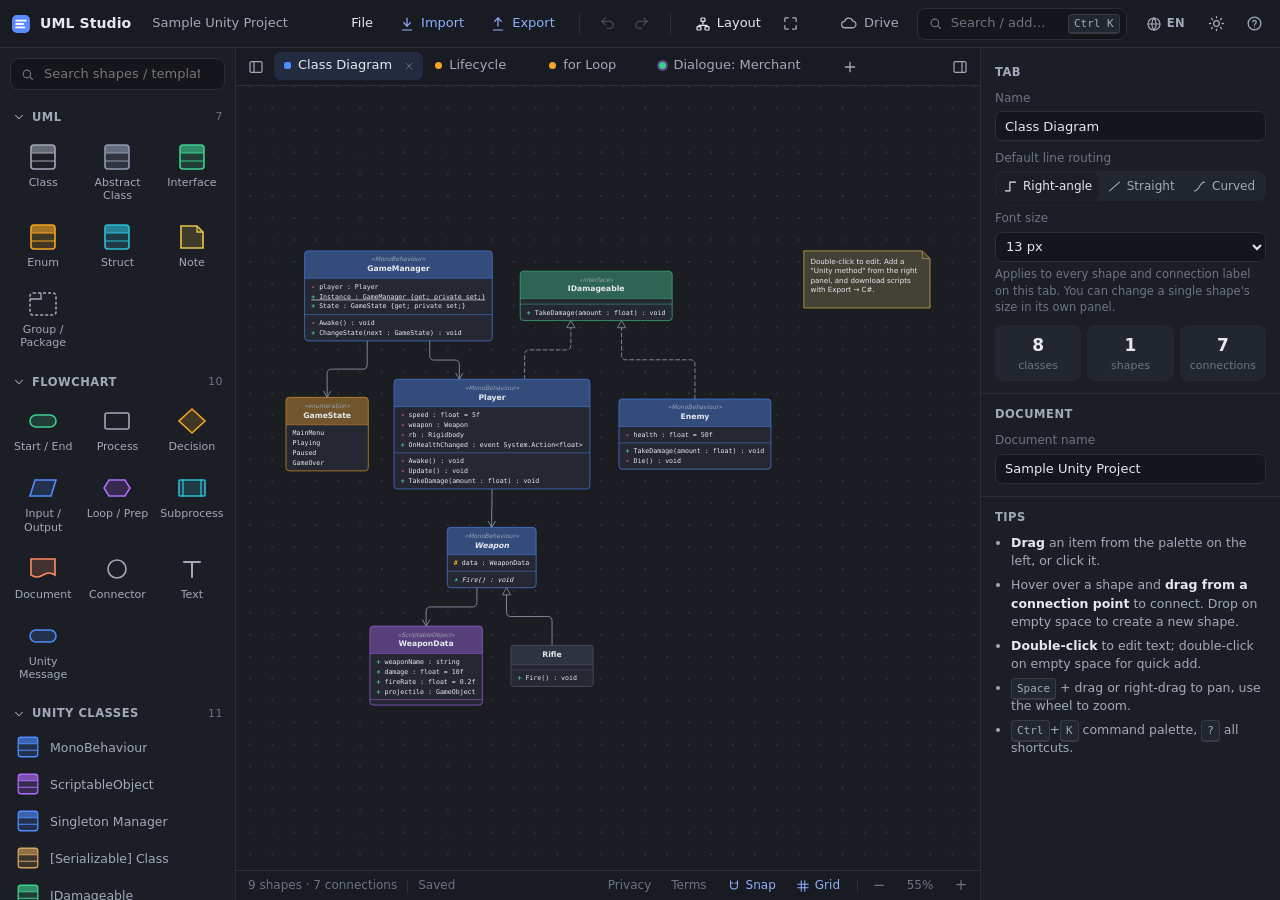
<file: index.html>
<!doctype html>
<html lang="en" data-theme="dark">
<head>
  <meta charset="utf-8">
  <meta name="viewport" content="width=device-width, initial-scale=1, viewport-fit=cover, interactive-widget=resizes-content">
  <title>UML Studio</title>
  <meta name="theme-color" content="#181b21">
  <meta name="mobile-web-app-capable" content="yes">
  <meta name="apple-mobile-web-app-capable" content="yes">
  <meta name="apple-mobile-web-app-status-bar-style" content="black-translucent">
  <meta name="apple-mobile-web-app-title" content="UML Studio">
  <link rel="apple-touch-icon" href="icons/apple-touch-icon.png">
  <meta name="description" content="Free, offline UML class diagram, flowchart and game dialogue editor with Unity shortcuts, C# import/export and dialogue JSON export.">
  <link rel="icon" href="data:image/svg+xml,%3Csvg xmlns='http://www.w3.org/2000/svg' viewBox='0 0 32 32'%3E%3Crect x='3' y='3' width='26' height='26' rx='6' fill='%235b8cff'/%3E%3Cpath d='M9 11h14M9 16h10M9 21h12' stroke='white' stroke-width='2.4' stroke-linecap='round'/%3E%3C/svg%3E">
  <script>
    // tema yanıp sönmesini önle
    try { var t = localStorage.getItem('umlstudio.theme'); if (t) document.documentElement.dataset.theme = t; } catch (e) {}
    // PWA manifest yalnızca http(s) üzerinde (file:// altında tarayıcı CORS hatası verir)
    if (/^https?:$/.test(location.protocol)) { var m = document.createElement('link'); m.rel = 'manifest'; m.href = 'manifest.webmanifest'; document.head.appendChild(m); }
  </script>
  <link rel="stylesheet" href="css/style.css">
</head>
<body>
  <!-- Metinler Türkçe anahtarlardır; js/i18n.js seçilen dile çevirir (data-i18n*). -->
  <header class="topbar">
    <div class="brand" title="UML Studio">
      <svg width="22" height="22" viewBox="0 0 32 32"><rect x="3" y="3" width="26" height="26" rx="7" fill="var(--accent)"/><path d="M9 11h14M9 16h10M9 21h12" stroke="#fff" stroke-width="2.6" stroke-linecap="round"/></svg>
      <span>UML Studio</span>
    </div>
    <input id="docName" class="doc-name" type="text" spellcheck="false" data-i18n-title="Belge adı" title="Belge adı">
    <div class="tb-group">
      <button class="tb-btn" id="btnFile"><span data-i18n>Dosya</span></button>
      <button class="tb-btn accent" id="btnImport"><span class="ico-wrap"><svg class="ico" width="16" height="16" viewBox="0 0 24 24" fill="none" stroke="currentColor" stroke-width="1.8" stroke-linecap="round" stroke-linejoin="round"><path d="M12 3v12"/><path d="m7 10 5 5 5-5"/><path d="M5 21h14"/></svg></span><span data-i18n>İçe Aktar</span></button>
      <button class="tb-btn accent" id="btnExport"><span class="ico-wrap"><svg class="ico" width="16" height="16" viewBox="0 0 24 24" fill="none" stroke="currentColor" stroke-width="1.8" stroke-linecap="round" stroke-linejoin="round"><path d="M12 15V3"/><path d="m7 8 5-5 5 5"/><path d="M5 21h14"/></svg></span><span data-i18n>Dışa Aktar</span></button>
    </div>
    <div class="tb-sep"></div>
    <div class="tb-group">
      <button class="icon-btn" id="btnUndo" data-i18n-title="Geri al (Ctrl+Z)"><svg class="ico" width="17" height="17" viewBox="0 0 24 24" fill="none" stroke="currentColor" stroke-width="1.8" stroke-linecap="round" stroke-linejoin="round"><path d="M9 14 4 9l5-5"/><path d="M4 9h11a5 5 0 0 1 0 10h-3"/></svg></button>
      <button class="icon-btn" id="btnRedo" data-i18n-title="Yinele (Ctrl+Y)"><svg class="ico" width="17" height="17" viewBox="0 0 24 24" fill="none" stroke="currentColor" stroke-width="1.8" stroke-linecap="round" stroke-linejoin="round"><path d="m15 14 5-5-5-5"/><path d="M20 9H9a5 5 0 0 0 0 10h3"/></svg></button>
    </div>
    <div class="tb-sep"></div>
    <div class="tb-group">
      <button class="tb-btn" id="btnLayout" data-i18n-title="Otomatik yerleşim"><span class="ico-wrap"><svg class="ico" width="16" height="16" viewBox="0 0 24 24" fill="none" stroke="currentColor" stroke-width="1.8" stroke-linecap="round" stroke-linejoin="round"><rect x="9" y="3" width="6" height="5" rx="1"/><rect x="3" y="16" width="6" height="5" rx="1"/><rect x="15" y="16" width="6" height="5" rx="1"/><path d="M12 8v4M6 16v-2h12v2"/></svg></span><span data-i18n>Yerleşim</span></button>
      <button class="icon-btn" id="btnFit" data-i18n-title="Ekrana sığdır (Shift+1)"><svg class="ico" width="17" height="17" viewBox="0 0 24 24" fill="none" stroke="currentColor" stroke-width="1.8" stroke-linecap="round" stroke-linejoin="round"><path d="M4 9V5a1 1 0 0 1 1-1h4M15 4h4a1 1 0 0 1 1 1v4M20 15v4a1 1 0 0 1-1 1h-4M9 20H5a1 1 0 0 1-1-1v-4"/></svg></button>
    </div>
    <div class="spacer"></div>
    <button class="tb-btn drive-btn off" id="btnDrive" title="Google Drive">
      <svg class="ico" width="17" height="17" viewBox="0 0 24 24" fill="none" stroke="currentColor" stroke-width="1.8" stroke-linecap="round" stroke-linejoin="round"><path d="M7 18a4.5 4.5 0 0 1-.5-9A6 6 0 0 1 18 8.5a4.5 4.5 0 0 1-.5 9.5z"/></svg>
      <span class="drive-dot"></span><span class="drive-text">Drive</span>
    </button>
    <button class="cmd-trigger" id="btnCmd" data-i18n-title="Komut paleti (Ctrl+K)">
      <svg class="ico" width="15" height="15" viewBox="0 0 24 24" fill="none" stroke="currentColor" stroke-width="1.8" stroke-linecap="round"><circle cx="11" cy="11" r="6"/><path d="m20 20-4.5-4.5"/></svg>
      <span data-i18n>Ara / ekle…</span><kbd>Ctrl K</kbd>
    </button>
    <button class="tb-btn lang-btn" id="btnLang" data-i18n-title="Dil / Language">
      <svg class="ico" width="16" height="16" viewBox="0 0 24 24" fill="none" stroke="currentColor" stroke-width="1.8" stroke-linecap="round" stroke-linejoin="round"><circle cx="12" cy="12" r="9"/><path d="M3 12h18M12 3a14 14 0 0 1 0 18M12 3a14 14 0 0 0 0 18"/></svg>
      <span class="lang-code">EN</span>
    </button>
    <button class="icon-btn" id="btnTheme"></button>
    <button class="icon-btn" id="btnHelp" data-i18n-title="Klavye kısayolları (?)"><svg class="ico" width="17" height="17" viewBox="0 0 24 24" fill="none" stroke="currentColor" stroke-width="1.8" stroke-linecap="round" stroke-linejoin="round"><circle cx="12" cy="12" r="9"/><path d="M9.5 9.5a2.5 2.5 0 0 1 4.9.7c0 1.7-2.4 2.2-2.4 3.8"/><path d="M12 17h.01"/></svg></button>
  </header>

  <main class="main">
    <aside class="palette" id="palette">
      <div class="palette-search">
        <svg class="ico" width="15" height="15" viewBox="0 0 24 24" fill="none" stroke="currentColor" stroke-width="1.8" stroke-linecap="round"><circle cx="11" cy="11" r="6"/><path d="m20 20-4.5-4.5"/></svg>
        <input id="paletteSearch" type="search" data-i18n-placeholder="Şekil / şablon ara…" spellcheck="false">
      </div>
      <div class="palette-body" id="paletteBody"></div>
    </aside>

    <section class="center">
      <div class="tabbar">
        <button class="icon-btn small" id="togglePalette" data-i18n-title="Paleti gizle/göster"><svg class="ico" width="16" height="16" viewBox="0 0 24 24" fill="none" stroke="currentColor" stroke-width="1.8" stroke-linecap="round"><rect x="3" y="4" width="18" height="16" rx="2"/><path d="M9 4v16"/></svg></button>
        <div class="tab-list" id="tabList"></div>
        <button class="icon-btn small" id="tabAdd" data-i18n-title="Yeni sekme"><svg class="ico" width="16" height="16" viewBox="0 0 24 24" fill="none" stroke="currentColor" stroke-width="2" stroke-linecap="round"><path d="M12 5v14M5 12h14"/></svg></button>
        <div class="spacer"></div>
        <button class="tb-btn chars-btn" id="btnChars" hidden data-i18n-title="Karakter sayfası"><svg class="ico" width="16" height="16" viewBox="0 0 24 24" fill="none" stroke="currentColor" stroke-width="1.8" stroke-linecap="round" stroke-linejoin="round"><circle cx="9" cy="8" r="3.5"/><path d="M2.5 20a6.5 6.5 0 0 1 13 0"/><path d="M16 4.5a3.5 3.5 0 0 1 0 7M18 14a6 6 0 0 1 3.5 6"/></svg><span data-i18n>Karakterler</span></button>
        <button class="icon-btn small" id="togglePanel" data-i18n-title="Paneli gizle/göster"><svg class="ico" width="16" height="16" viewBox="0 0 24 24" fill="none" stroke="currentColor" stroke-width="1.8" stroke-linecap="round"><rect x="3" y="4" width="18" height="16" rx="2"/><path d="M15 4v16"/></svg></button>
      </div>
      <div class="canvas-wrap" id="canvasWrap" tabindex="-1">
        <svg id="canvas" xmlns="http://www.w3.org/2000/svg">
          <g id="viewport">
            <g id="layer-frames"></g>
            <g id="layer-edges"></g>
            <g id="layer-nodes"></g>
            <g id="layer-labels"></g>
            <g id="layer-overlay"></g>
          </g>
        </svg>
        <textarea id="inlineEditor" class="inline-editor" spellcheck="false"></textarea>
        <div class="empty-hint">
          <div class="empty-title" data-i18n>Boş tuval</div>
          <div data-i18n-html="Soldaki paletten bir şekil sürükleyin, boş alana **çift tıklayın** ya da Unity script'lerinizi buraya **sürükleyip bırakın**."></div>
        </div>
        <!-- dokunmatik: çoklu seçim çubuğu (seçim modu, tümünü seç, çoğalt, sil) -->
        <div class="sel-bar touch-only" id="selBar">
          <button class="sel-btn sel-toggle" id="toggleSelect" data-i18n-title="Çoklu seçim modu: dokunarak birden fazla şekil seçin, boş alanda sürükleyerek çerçeveyle seçin">
            <svg class="ico" width="17" height="17" viewBox="0 0 24 24" fill="none" stroke="currentColor" stroke-width="1.8" stroke-linecap="round"><path d="M4 4h3M10 4h4M17 4h3v3M20 10v4M20 17v3h-3M14 20h-4M7 20H4v-3M4 14v-4M4 7V4"/></svg><span data-i18n>Seç</span></button>
          <span class="sel-count" id="selCount"></span>
          <button class="sel-btn sel-mode-only" id="selAll" data-i18n-title="Tümünü seç"><svg class="ico" width="17" height="17" viewBox="0 0 24 24" fill="none" stroke="currentColor" stroke-width="1.8" stroke-linecap="round" stroke-linejoin="round"><rect x="3" y="3" width="18" height="18" rx="3"/><path d="m8 12 3 3 5-6"/></svg></button>
          <button class="sel-btn sel-has-only" id="selDup" data-i18n-title="Çoğalt"><svg class="ico" width="17" height="17" viewBox="0 0 24 24" fill="none" stroke="currentColor" stroke-width="1.8" stroke-linecap="round" stroke-linejoin="round"><rect x="9" y="9" width="11" height="11" rx="2"/><path d="M5 15V5a2 2 0 0 1 2-2h8"/></svg></button>
          <button class="sel-btn danger sel-has-only" id="selDelete" data-i18n-title="Sil"><svg class="ico" width="17" height="17" viewBox="0 0 24 24" fill="none" stroke="currentColor" stroke-width="1.8" stroke-linecap="round" stroke-linejoin="round"><path d="M4 7h16M10 11v6M14 11v6M6 7l1 13h10l1-13M9 7V4h6v3"/></svg></button>
          <button class="sel-btn sel-has-only" id="selClear" data-i18n-title="Seçimi kaldır"><svg class="ico" width="17" height="17" viewBox="0 0 24 24" fill="none" stroke="currentColor" stroke-width="1.8" stroke-linecap="round"><path d="M6 6l12 12M18 6 6 18"/></svg></button>
        </div>
        <div class="drop-hint" data-i18n>Bırakın: .cs → sınıf diyagramı · .json → belge · .mmd → Mermaid</div>
      </div>
      <footer class="statusbar">
        <span id="countLabel"></span>
        <span class="sb-sep"></span>
        <span id="saveState" class="save-state"></span>
        <div class="spacer"></div>
        <a class="sb-btn sb-link" href="privacy.html" target="_blank" rel="noopener" data-i18n>Gizlilik</a>
        <a class="sb-btn sb-link" href="terms.html" target="_blank" rel="noopener" data-i18n>Koşullar</a>
        <button class="sb-btn" id="toggleSnap" data-i18n-title="Izgaraya ve hizalara yapış (Alt ile geçici kapat)">
          <svg class="ico" width="14" height="14" viewBox="0 0 24 24" fill="none" stroke="currentColor" stroke-width="1.8" stroke-linecap="round"><path d="M6 3v8a6 6 0 0 0 12 0V3"/><path d="M6 7h4M14 7h4"/></svg><span data-i18n>Yapış</span></button>
        <button class="sb-btn" id="toggleGrid" data-i18n-title="Izgarayı göster">
          <svg class="ico" width="14" height="14" viewBox="0 0 24 24" fill="none" stroke="currentColor" stroke-width="1.8" stroke-linecap="round"><path d="M3 9h18M3 15h18M9 3v18M15 3v18"/></svg><span data-i18n>Izgara</span></button>
        <span class="sb-sep"></span>
        <button class="sb-btn icon" id="zoomOut" data-i18n-title="Uzaklaştır">−</button>
        <button class="sb-btn zoom" id="zoomLabel" data-i18n-title="%100'e dön">100%</button>
        <button class="sb-btn icon" id="zoomIn" data-i18n-title="Yakınlaştır">+</button>
      </footer>
    </section>

    <aside class="panel" id="panel">
      <div class="panel-body" id="panelBody"></div>
    </aside>
    <div class="scrim" id="scrim"></div>
  </main>

  <script src="js/config.js"></script>
  <script src="js/i18n.js"></script>
  <script src="js/util.js"></script>
  <script src="js/markdown.js"></script>
  <script src="js/theme.js"></script>
  <script src="js/uml.js"></script>
  <script src="js/model.js"></script>
  <script src="js/geometry.js"></script>
  <script src="js/dialogue.js"></script>
  <script src="js/render.js"></script>
  <script src="js/layout.js"></script>
  <script src="js/templates.js"></script>
  <script src="js/csharp.js"></script>
  <script src="js/mermaid.js"></script>
  <script src="js/zip.js"></script>
  <script src="js/ui.js"></script>
  <script src="js/io.js"></script>
  <script src="js/editor.js"></script>
  <script src="js/panel.js"></script>
  <script src="js/dialogue-ui.js"></script>
  <script src="js/characters-ui.js"></script>
  <script src="js/drive.js"></script>
  <script src="js/app.js"></script>
</body>
</html>
</file>
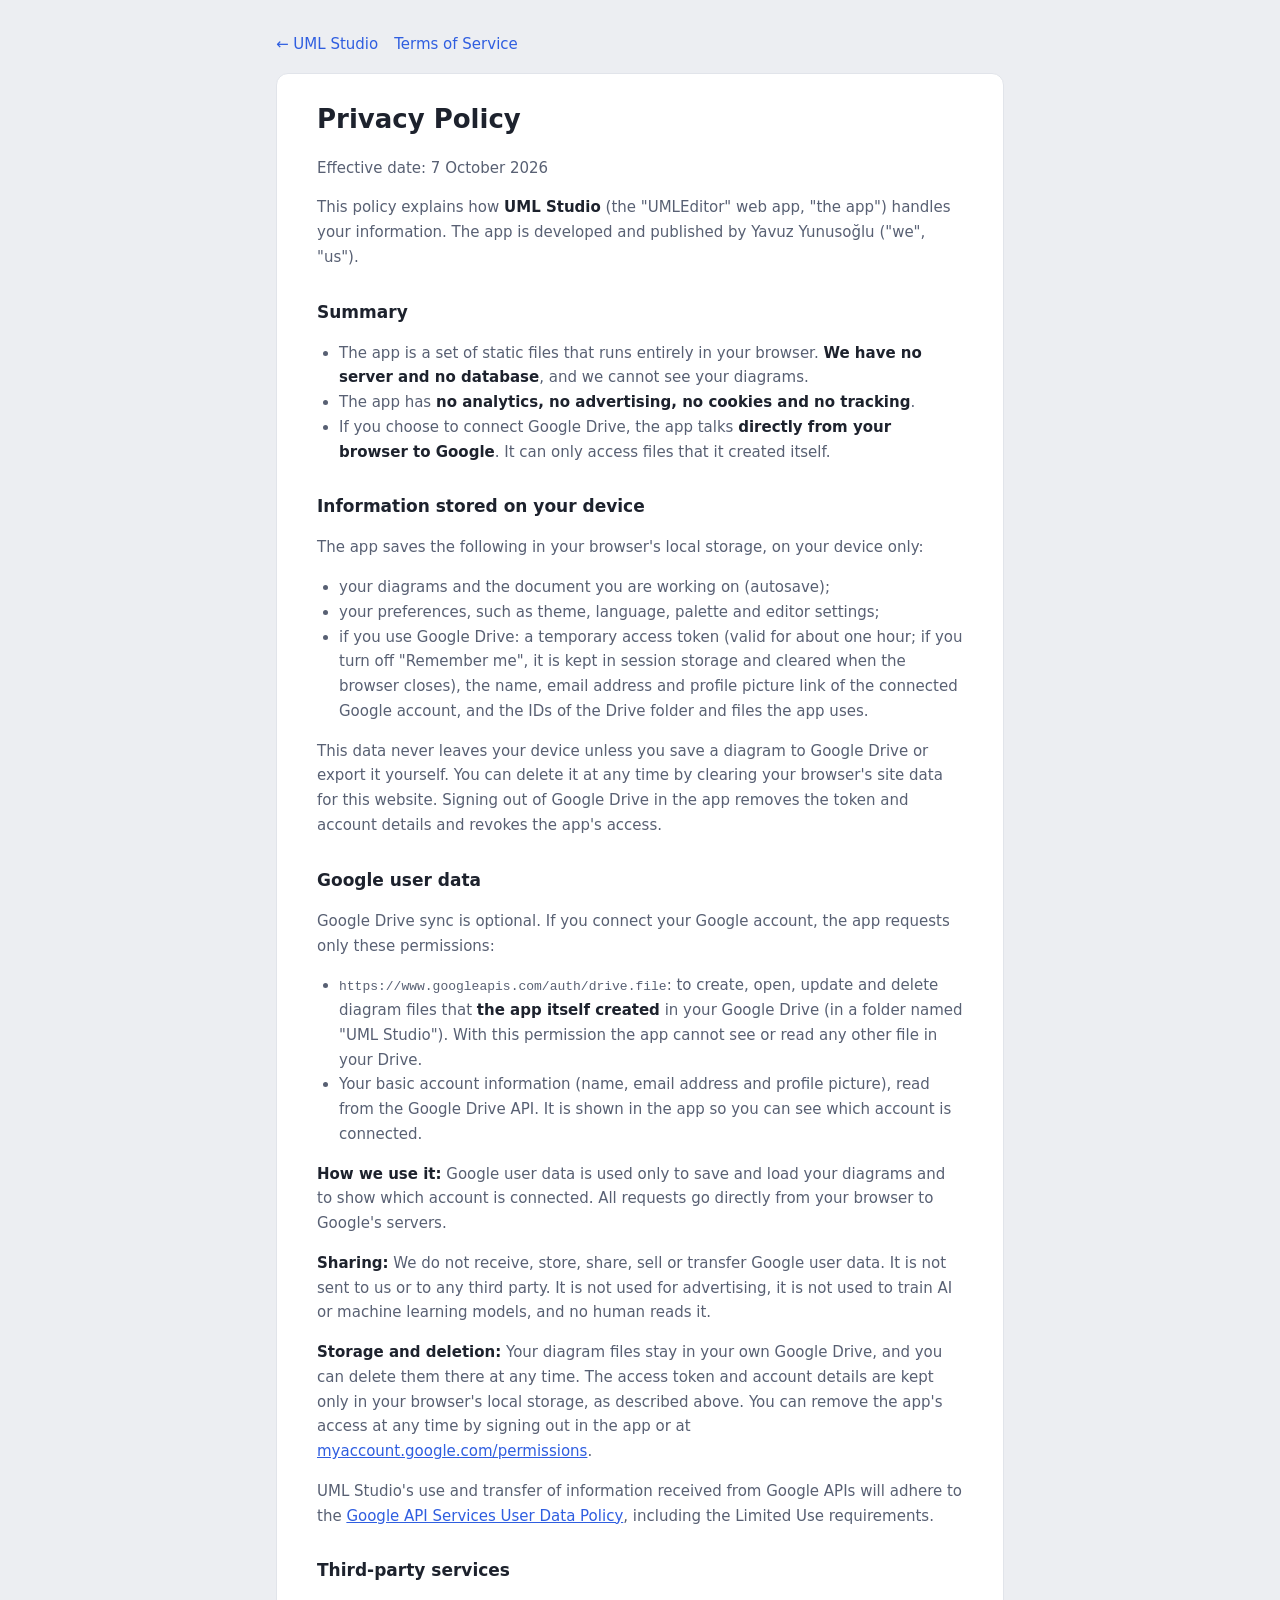
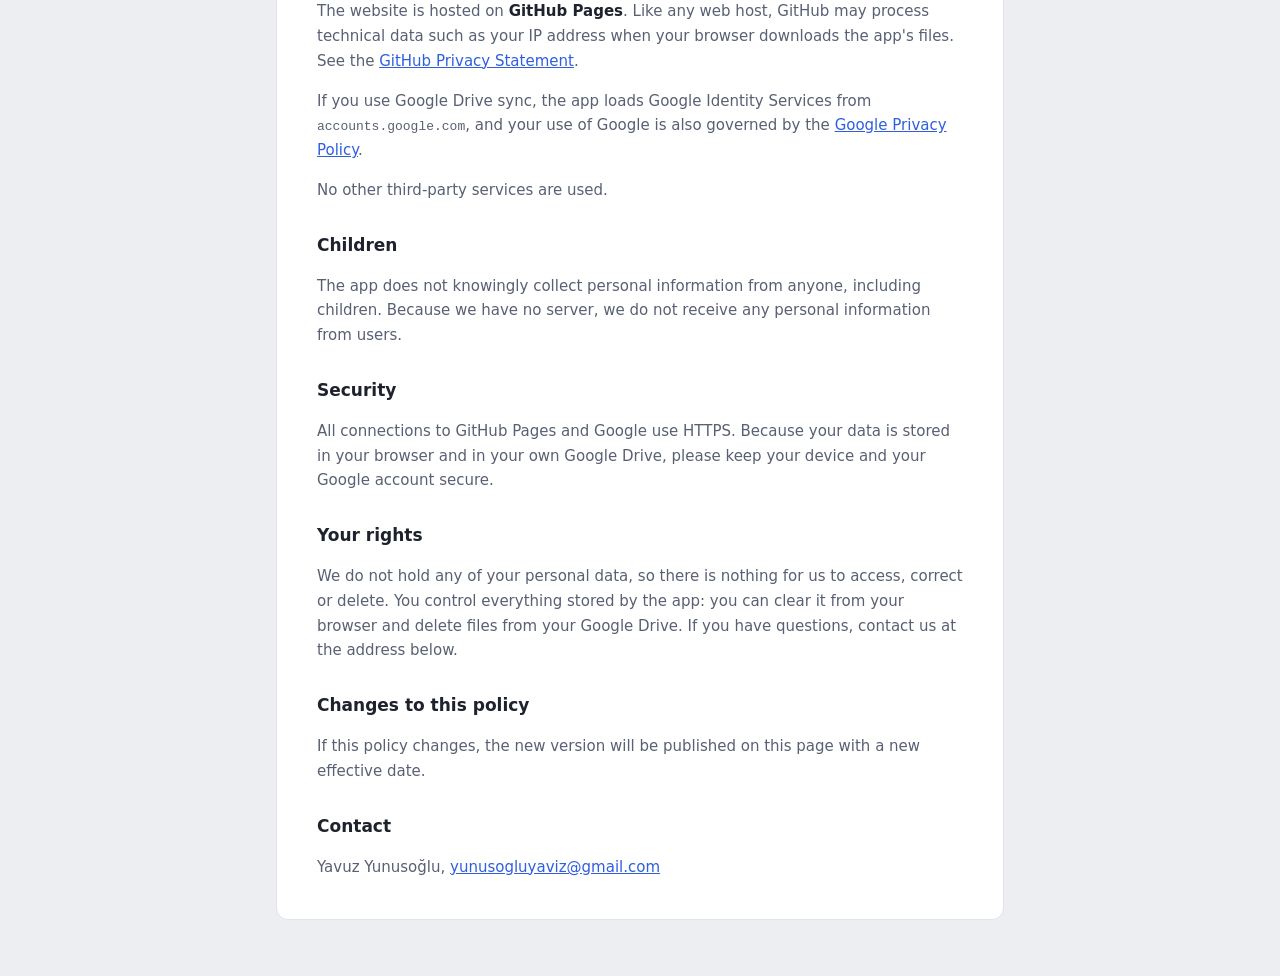
<file: privacy.html>
<!doctype html>
<html lang="en">
<head>
  <meta charset="utf-8">
  <meta name="viewport" content="width=device-width, initial-scale=1">
  <title>Privacy Policy – UML Studio</title>
  <meta name="description" content="Privacy policy for UML Studio (UMLEditor).">
  <meta name="theme-color" content="#181b21">
  <link rel="icon" href="data:image/svg+xml,%3Csvg xmlns='http://www.w3.org/2000/svg' viewBox='0 0 32 32'%3E%3Crect x='3' y='3' width='26' height='26' rx='6' fill='%235b8cff'/%3E%3Cpath d='M9 11h14M9 16h10M9 21h12' stroke='white' stroke-width='2.4' stroke-linecap='round'/%3E%3C/svg%3E">
  <style>
    :root { --bg: #121419; --panel: #1b1e25; --border: #2a2e38; --text: #e6e8ee; --text2: #a2a9b8; --accent: #8fb0ff; color-scheme: dark; }
    @media (prefers-color-scheme: light) {
      :root { --bg: #eceef2; --panel: #ffffff; --border: #e1e4ea; --text: #1d222d; --text2: #586073; --accent: #2f5ee0; color-scheme: light; }
    }
    * { box-sizing: border-box; }
    body { margin: 0; background: var(--bg); color: var(--text); font: 15px/1.65 system-ui, -apple-system, "Segoe UI", Roboto, sans-serif; }
    main { max-width: 760px; margin: 0 auto; padding: 32px 16px 56px; }
    nav { display: flex; gap: 16px; flex-wrap: wrap; margin-bottom: 16px; }
    article { background: var(--panel); border: 1px solid var(--border); border-radius: 12px; padding: 24px clamp(16px, 4vw, 40px); }
    h1 { font-size: 26px; margin: 0 0 4px; }
    h2 { font-size: 17px; margin: 28px 0 6px; }
    p, li { color: var(--text2); }
    strong { color: var(--text); }
    ul { padding-left: 22px; }
    a { color: var(--accent); }
    nav a { text-decoration: none; }
    code { font: 13px "Cascadia Mono", Consolas, monospace; overflow-wrap: anywhere; }
  </style>
</head>
<body>
<main>
  <nav><a href="./">← UML Studio</a><a href="terms.html">Terms of Service</a></nav>
  <article>
    <h1>Privacy Policy</h1>
    <p>Effective date: 7 October 2026</p>

    <p>This policy explains how <strong>UML Studio</strong> (the "UMLEditor" web app, "the app") handles your information. The app is developed and published by Yavuz Yunusoğlu ("we", "us").</p>

    <h2>Summary</h2>
    <ul>
      <li>The app is a set of static files that runs entirely in your browser. <strong>We have no server and no database</strong>, and we cannot see your diagrams.</li>
      <li>The app has <strong>no analytics, no advertising, no cookies and no tracking</strong>.</li>
      <li>If you choose to connect Google Drive, the app talks <strong>directly from your browser to Google</strong>. It can only access files that it created itself.</li>
    </ul>

    <h2>Information stored on your device</h2>
    <p>The app saves the following in your browser's local storage, on your device only:</p>
    <ul>
      <li>your diagrams and the document you are working on (autosave);</li>
      <li>your preferences, such as theme, language, palette and editor settings;</li>
      <li>if you use Google Drive: a temporary access token (valid for about one hour; if you turn off "Remember me", it is kept in session storage and cleared when the browser closes), the name, email address and profile picture link of the connected Google account, and the IDs of the Drive folder and files the app uses.</li>
    </ul>
    <p>This data never leaves your device unless you save a diagram to Google Drive or export it yourself. You can delete it at any time by clearing your browser's site data for this website. Signing out of Google Drive in the app removes the token and account details and revokes the app's access.</p>

    <h2>Google user data</h2>
    <p>Google Drive sync is optional. If you connect your Google account, the app requests only these permissions:</p>
    <ul>
      <li><code>https://www.googleapis.com/auth/drive.file</code>: to create, open, update and delete diagram files that <strong>the app itself created</strong> in your Google Drive (in a folder named "UML Studio"). With this permission the app cannot see or read any other file in your Drive.</li>
      <li>Your basic account information (name, email address and profile picture), read from the Google Drive API. It is shown in the app so you can see which account is connected.</li>
    </ul>
    <p><strong>How we use it:</strong> Google user data is used only to save and load your diagrams and to show which account is connected. All requests go directly from your browser to Google's servers.</p>
    <p><strong>Sharing:</strong> We do not receive, store, share, sell or transfer Google user data. It is not sent to us or to any third party. It is not used for advertising, it is not used to train AI or machine learning models, and no human reads it.</p>
    <p><strong>Storage and deletion:</strong> Your diagram files stay in your own Google Drive, and you can delete them there at any time. The access token and account details are kept only in your browser's local storage, as described above. You can remove the app's access at any time by signing out in the app or at <a href="https://myaccount.google.com/permissions" target="_blank" rel="noopener">myaccount.google.com/permissions</a>.</p>
    <p>UML Studio's use and transfer of information received from Google APIs will adhere to the <a href="https://developers.google.com/terms/api-services-user-data-policy" target="_blank" rel="noopener">Google API Services User Data Policy</a>, including the Limited Use requirements.</p>

    <h2>Third-party services</h2>
    <p>The website is hosted on <strong>GitHub Pages</strong>. Like any web host, GitHub may process technical data such as your IP address when your browser downloads the app's files. See the <a href="https://docs.github.com/en/site-policy/privacy-policies/github-general-privacy-statement" target="_blank" rel="noopener">GitHub Privacy Statement</a>.</p>
    <p>If you use Google Drive sync, the app loads Google Identity Services from <code>accounts.google.com</code>, and your use of Google is also governed by the <a href="https://policies.google.com/privacy" target="_blank" rel="noopener">Google Privacy Policy</a>.</p>
    <p>No other third-party services are used.</p>

    <h2>Children</h2>
    <p>The app does not knowingly collect personal information from anyone, including children. Because we have no server, we do not receive any personal information from users.</p>

    <h2>Security</h2>
    <p>All connections to GitHub Pages and Google use HTTPS. Because your data is stored in your browser and in your own Google Drive, please keep your device and your Google account secure.</p>

    <h2>Your rights</h2>
    <p>We do not hold any of your personal data, so there is nothing for us to access, correct or delete. You control everything stored by the app: you can clear it from your browser and delete files from your Google Drive. If you have questions, contact us at the address below.</p>

    <h2>Changes to this policy</h2>
    <p>If this policy changes, the new version will be published on this page with a new effective date.</p>

    <h2>Contact</h2>
    <p>Yavuz Yunusoğlu, <a href="mailto:yunusogluyaviz@gmail.com">yunusogluyaviz@gmail.com</a></p>
  </article>
</main>
</body>
</html>
</file>
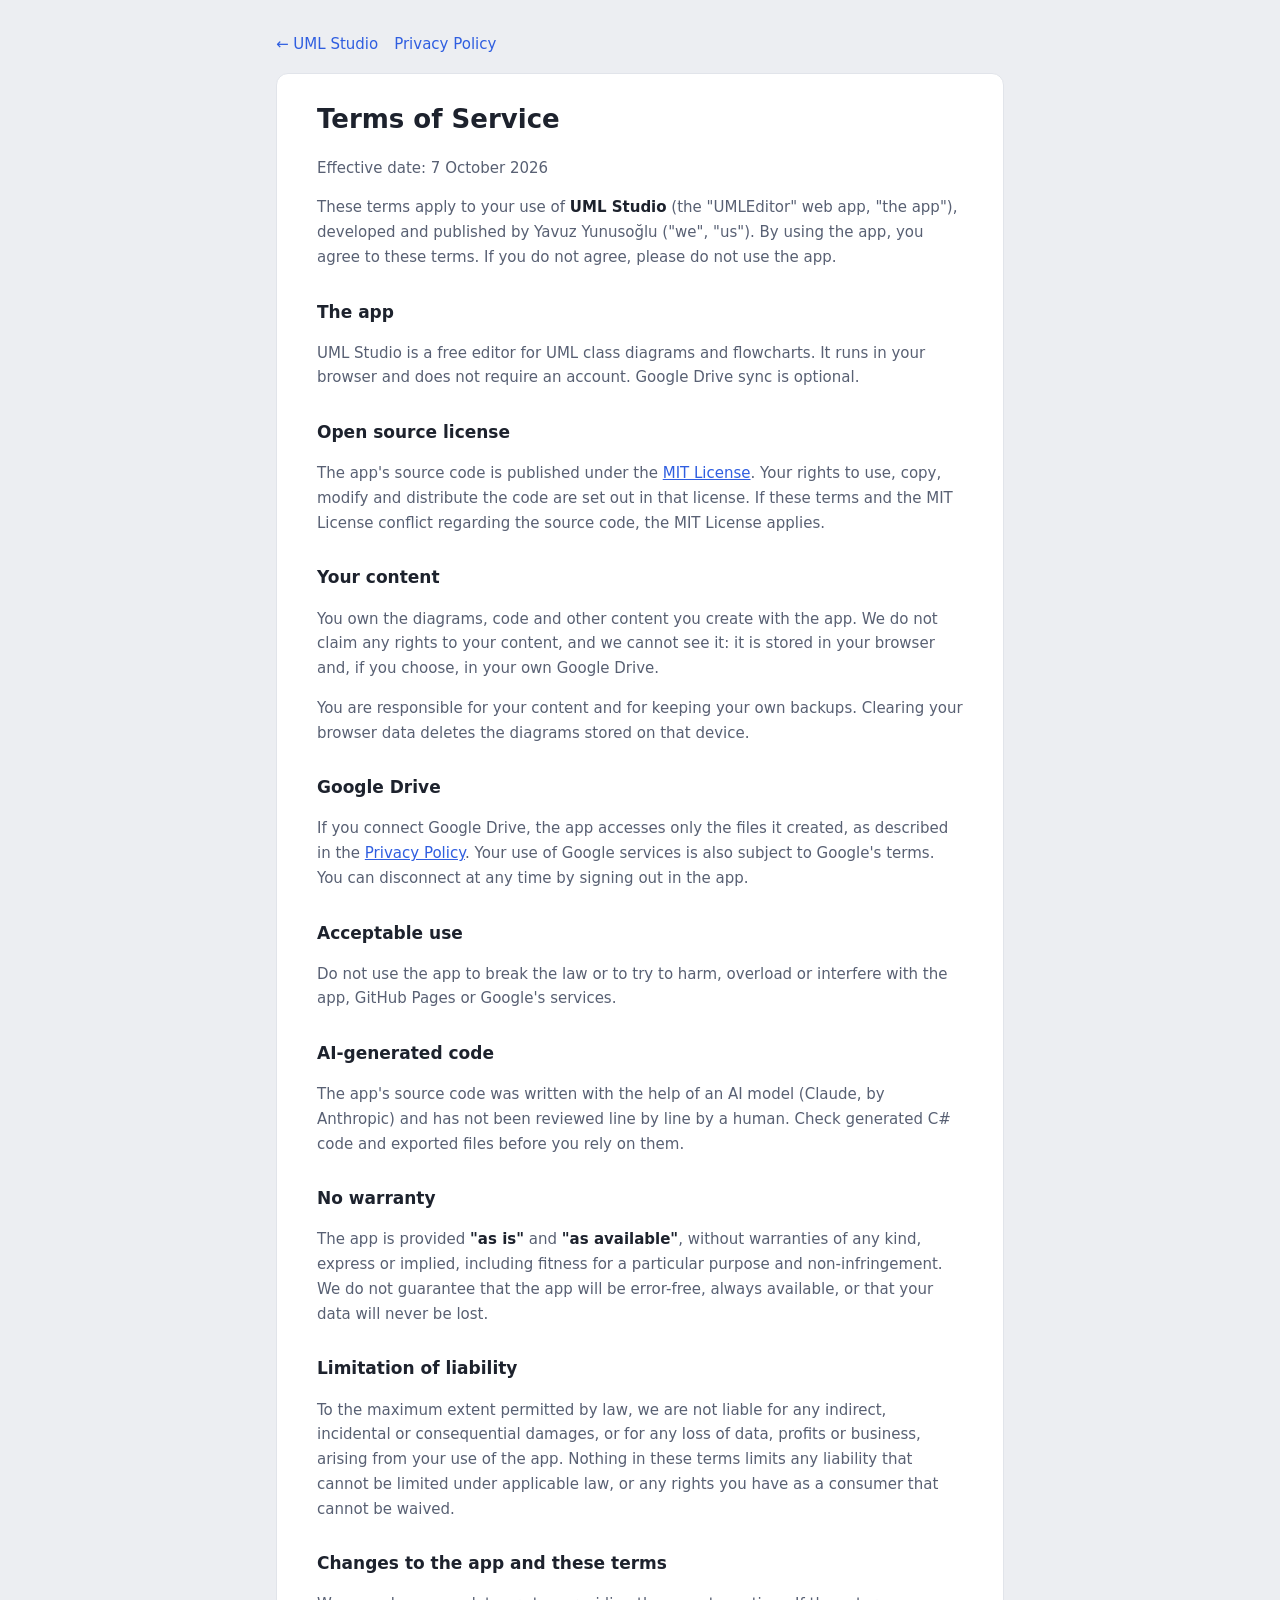
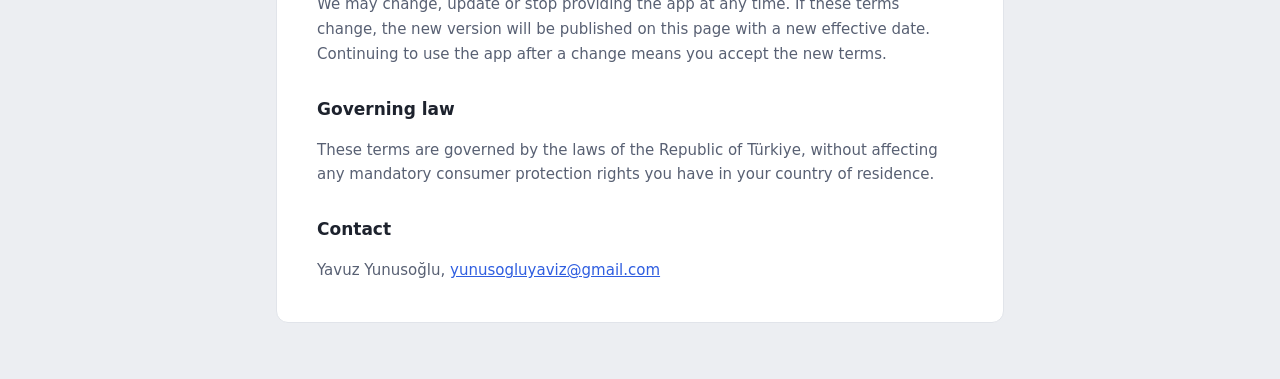
<file: terms.html>
<!doctype html>
<html lang="en">
<head>
  <meta charset="utf-8">
  <meta name="viewport" content="width=device-width, initial-scale=1">
  <title>Terms of Service – UML Studio</title>
  <meta name="description" content="Terms of service for UML Studio (UMLEditor).">
  <meta name="theme-color" content="#181b21">
  <link rel="icon" href="data:image/svg+xml,%3Csvg xmlns='http://www.w3.org/2000/svg' viewBox='0 0 32 32'%3E%3Crect x='3' y='3' width='26' height='26' rx='6' fill='%235b8cff'/%3E%3Cpath d='M9 11h14M9 16h10M9 21h12' stroke='white' stroke-width='2.4' stroke-linecap='round'/%3E%3C/svg%3E">
  <style>
    :root { --bg: #121419; --panel: #1b1e25; --border: #2a2e38; --text: #e6e8ee; --text2: #a2a9b8; --accent: #8fb0ff; color-scheme: dark; }
    @media (prefers-color-scheme: light) {
      :root { --bg: #eceef2; --panel: #ffffff; --border: #e1e4ea; --text: #1d222d; --text2: #586073; --accent: #2f5ee0; color-scheme: light; }
    }
    * { box-sizing: border-box; }
    body { margin: 0; background: var(--bg); color: var(--text); font: 15px/1.65 system-ui, -apple-system, "Segoe UI", Roboto, sans-serif; }
    main { max-width: 760px; margin: 0 auto; padding: 32px 16px 56px; }
    nav { display: flex; gap: 16px; flex-wrap: wrap; margin-bottom: 16px; }
    article { background: var(--panel); border: 1px solid var(--border); border-radius: 12px; padding: 24px clamp(16px, 4vw, 40px); }
    h1 { font-size: 26px; margin: 0 0 4px; }
    h2 { font-size: 17px; margin: 28px 0 6px; }
    p, li { color: var(--text2); }
    strong { color: var(--text); }
    ul { padding-left: 22px; }
    a { color: var(--accent); }
    nav a { text-decoration: none; }
    code { font: 13px "Cascadia Mono", Consolas, monospace; overflow-wrap: anywhere; }
  </style>
</head>
<body>
<main>
  <nav><a href="./">← UML Studio</a><a href="privacy.html">Privacy Policy</a></nav>
  <article>
    <h1>Terms of Service</h1>
    <p>Effective date: 7 October 2026</p>

    <p>These terms apply to your use of <strong>UML Studio</strong> (the "UMLEditor" web app, "the app"), developed and published by Yavuz Yunusoğlu ("we", "us"). By using the app, you agree to these terms. If you do not agree, please do not use the app.</p>

    <h2>The app</h2>
    <p>UML Studio is a free editor for UML class diagrams and flowcharts. It runs in your browser and does not require an account. Google Drive sync is optional.</p>

    <h2>Open source license</h2>
    <p>The app's source code is published under the <a href="https://github.com/YavuzYunusoglu/UMLEditor/blob/main/LICENSE" target="_blank" rel="noopener">MIT License</a>. Your rights to use, copy, modify and distribute the code are set out in that license. If these terms and the MIT License conflict regarding the source code, the MIT License applies.</p>

    <h2>Your content</h2>
    <p>You own the diagrams, code and other content you create with the app. We do not claim any rights to your content, and we cannot see it: it is stored in your browser and, if you choose, in your own Google Drive.</p>
    <p>You are responsible for your content and for keeping your own backups. Clearing your browser data deletes the diagrams stored on that device.</p>

    <h2>Google Drive</h2>
    <p>If you connect Google Drive, the app accesses only the files it created, as described in the <a href="privacy.html">Privacy Policy</a>. Your use of Google services is also subject to Google's terms. You can disconnect at any time by signing out in the app.</p>

    <h2>Acceptable use</h2>
    <p>Do not use the app to break the law or to try to harm, overload or interfere with the app, GitHub Pages or Google's services.</p>

    <h2>AI-generated code</h2>
    <p>The app's source code was written with the help of an AI model (Claude, by Anthropic) and has not been reviewed line by line by a human. Check generated C# code and exported files before you rely on them.</p>

    <h2>No warranty</h2>
    <p>The app is provided <strong>"as is"</strong> and <strong>"as available"</strong>, without warranties of any kind, express or implied, including fitness for a particular purpose and non-infringement. We do not guarantee that the app will be error-free, always available, or that your data will never be lost.</p>

    <h2>Limitation of liability</h2>
    <p>To the maximum extent permitted by law, we are not liable for any indirect, incidental or consequential damages, or for any loss of data, profits or business, arising from your use of the app. Nothing in these terms limits any liability that cannot be limited under applicable law, or any rights you have as a consumer that cannot be waived.</p>

    <h2>Changes to the app and these terms</h2>
    <p>We may change, update or stop providing the app at any time. If these terms change, the new version will be published on this page with a new effective date. Continuing to use the app after a change means you accept the new terms.</p>

    <h2>Governing law</h2>
    <p>These terms are governed by the laws of the Republic of Türkiye, without affecting any mandatory consumer protection rights you have in your country of residence.</p>

    <h2>Contact</h2>
    <p>Yavuz Yunusoğlu, <a href="mailto:yunusogluyaviz@gmail.com">yunusogluyaviz@gmail.com</a></p>
  </article>
</main>
</body>
</html>
</file>
<file: css/style.css>
/* ============ Tema değişkenleri ============ */
:root, [data-theme="dark"] {
  --bg: #121419;
  --bar: #181b21;
  --panel: #1b1e25;
  --panel2: #22262f;
  --hover: #2a2f3a;
  --border: #2a2e38;
  --border2: #363b47;
  --text: #e6e8ee;
  --text2: #a2a9b8;
  --text3: #6c7383;
  --accent: #5b8cff;
  --accent-text: #8fb0ff;
  --accent-weak: rgba(91, 140, 255, .14);
  --accent-weak2: rgba(91, 140, 255, .24);
  --danger: #ff6b6b;
  --ok: #3ecf8e;
  --warn: #f5a623;
  --input: #14161b;
  --canvas: #1b1d23;
  --grid: #2c303a;
  --shadow: 0 12px 40px rgba(0, 0, 0, .5), 0 2px 8px rgba(0, 0, 0, .3);
  --code-bg: #14161b;
  --tk-kw: #c792ea; --tk-str: #c3e88d; --tk-num: #f78c6c; --tk-com: #6c7383; --tk-attr: #82aaff;
  color-scheme: dark;
}
[data-theme="light"] {
  --bg: #eceef2;
  --bar: #ffffff;
  --panel: #ffffff;
  --panel2: #f3f5f8;
  --hover: #e9ecf2;
  --border: #e1e4ea;
  --border2: #cfd4dd;
  --text: #1d222d;
  --text2: #586073;
  --text3: #8d94a3;
  --accent: #3b6cf6;
  --accent-text: #2f5ee0;
  --accent-weak: rgba(59, 108, 246, .1);
  --accent-weak2: rgba(59, 108, 246, .2);
  --danger: #dc3c3c;
  --ok: #14975c;
  --warn: #c27c0e;
  --input: #ffffff;
  --canvas: #f5f6f8;
  --grid: #d5d9e1;
  --shadow: 0 12px 40px rgba(20, 30, 60, .16), 0 2px 8px rgba(20, 30, 60, .08);
  --code-bg: #f6f8fb;
  --tk-kw: #8b3fd1; --tk-str: #2f8a3a; --tk-num: #c2531c; --tk-com: #8d94a3; --tk-attr: #2a63c7;
  color-scheme: light;
}

* { box-sizing: border-box; }
html, body { height: 100%; margin: 0; }
body {
  background: var(--bg);
  color: var(--text);
  font: 13px/1.45 "Segoe UI", system-ui, -apple-system, Roboto, "Helvetica Neue", Arial, sans-serif;
  overflow: hidden;
  -webkit-font-smoothing: antialiased;
}
button { font: inherit; color: inherit; }
input, select, textarea { font: inherit; color: inherit; }
kbd {
  font: 11px/1 "Cascadia Mono", Consolas, monospace;
  padding: 3px 5px; border-radius: 4px;
  background: var(--panel2); border: 1px solid var(--border2); border-bottom-width: 2px;
  color: var(--text2); white-space: nowrap;
}
code { font: 12px "Cascadia Mono", Consolas, monospace; background: var(--panel2); padding: 1px 4px; border-radius: 3px; }
.ico { display: block; flex: none; }
.ico-wrap { display: inline-flex; }
.spacer { flex: 1; }

::-webkit-scrollbar { width: 10px; height: 10px; }
::-webkit-scrollbar-thumb { background: var(--border2); border-radius: 10px; border: 3px solid transparent; background-clip: content-box; }
::-webkit-scrollbar-thumb:hover { background-color: var(--text3); }
::-webkit-scrollbar-track { background: transparent; }

/* ============ Üst çubuk ============ */
.topbar {
  height: 48px; display: flex; align-items: center; gap: 6px;
  padding: 0 10px; background: var(--bar); border-bottom: 1px solid var(--border);
  position: relative; z-index: 5;
}
.brand { display: flex; align-items: center; gap: 8px; font-weight: 650; font-size: 14px; padding-right: 6px; letter-spacing: .1px; white-space: nowrap; }
.doc-name {
  width: 190px; min-width: 80px; background: transparent; border: 1px solid transparent; border-radius: 6px;
  padding: 5px 8px; color: var(--text2); outline: none; text-overflow: ellipsis;
}
.doc-name:hover { border-color: var(--border); }
.doc-name:focus { border-color: var(--accent); color: var(--text); background: var(--input); }
.tb-group { display: flex; align-items: center; gap: 2px; }
.tb-sep { width: 1px; height: 22px; background: var(--border); margin: 0 6px; }
.tb-btn {
  height: 32px; padding: 0 11px; display: inline-flex; align-items: center; gap: 6px;
  background: transparent; border: 1px solid transparent; border-radius: 7px; cursor: pointer; white-space: nowrap;
}
.tb-btn:hover, .tb-btn.open { background: var(--hover); }
.tb-btn.accent { color: var(--accent-text); }
.tb-btn.accent:hover, .tb-btn.accent.open { background: var(--accent-weak); }
.icon-btn {
  width: 32px; height: 32px; display: inline-flex; align-items: center; justify-content: center;
  background: transparent; border: 0; border-radius: 7px; cursor: pointer; color: var(--text2); flex: none;
}
.icon-btn:hover { background: var(--hover); color: var(--text); }
.icon-btn:disabled { opacity: .35; cursor: default; background: transparent; }
.icon-btn.small { width: 28px; height: 28px; }
.cmd-trigger {
  height: 32px; display: inline-flex; align-items: center; gap: 8px; padding: 0 6px 0 10px; min-width: 210px;
  background: var(--input); border: 1px solid var(--border); border-radius: 8px; color: var(--text3); cursor: pointer; margin-right: 4px;
}
.cmd-trigger span { flex: 1; text-align: left; }
.cmd-trigger:hover { border-color: var(--border2); color: var(--text2); }

/* ============ Yerleşim ============ */
.main { display: flex; height: calc(100% - 48px); }
.palette { width: 236px; flex: none; background: var(--panel); border-right: 1px solid var(--border); display: flex; flex-direction: column; min-height: 0; }
.panel { width: 300px; flex: none; background: var(--panel); border-left: 1px solid var(--border); display: flex; flex-direction: column; min-height: 0; }
body.palette-hidden .palette, body.panel-hidden .panel { display: none; }
.center { flex: 1; display: flex; flex-direction: column; min-width: 0; }

/* ============ Palet ============ */
.palette-search { display: flex; align-items: center; gap: 7px; margin: 10px 10px 6px; padding: 0 9px; height: 32px; border: 1px solid var(--border); border-radius: 8px; background: var(--input); color: var(--text3); }
.palette-search:focus-within { border-color: var(--accent); }
.palette-search input { flex: 1; border: 0; outline: 0; background: transparent; min-width: 0; }
.palette-body { flex: 1; overflow-y: auto; padding: 2px 8px 16px; }
.pal-section { margin-top: 4px; }
.pal-head {
  width: 100%; display: flex; align-items: center; gap: 6px; padding: 7px 4px; border: 0; background: transparent; cursor: pointer;
  color: var(--text2); font-size: 11.5px; font-weight: 650; text-transform: uppercase; letter-spacing: .5px;
}
.pal-head:hover { color: var(--text); }
.pal-head em { margin-left: auto; font-style: normal; font-weight: 500; color: var(--text3); font-size: 11px; }
.pal-head .ico { transition: transform .15s; }
.pal-head.collapsed .ico { transform: rotate(-90deg); }
.pal-grid { display: grid; grid-template-columns: repeat(3, minmax(0, 1fr)); gap: 4px; padding-bottom: 6px; }
.pal-item {
  display: flex; flex-direction: column; align-items: center; gap: 3px; padding: 7px 2px 6px;
  border-radius: 8px; cursor: grab; user-select: none; border: 1px solid transparent; color: var(--text2); outline: none;
}
.pal-item:hover, .pal-item:focus-visible { background: var(--hover); color: var(--text); border-color: var(--border); }
.pal-item:active { cursor: grabbing; }
.pal-ico { display: flex; color: var(--text2); }
.pal-label { font-size: 11px; text-align: center; line-height: 1.2; max-width: 100%; overflow: hidden; overflow-wrap: break-word; display: -webkit-box; -webkit-line-clamp: 2; -webkit-box-orient: vertical; }
.palette-body { overflow-x: hidden; }
.pal-grid.list { grid-template-columns: 1fr; gap: 1px; }
.pal-grid.list .pal-item { flex-direction: row; gap: 9px; padding: 4px 6px; justify-content: flex-start; }
.pal-grid.list .pal-ico svg { width: 26px; height: 26px; }
.pal-grid.list .pal-label { font-size: 12.5px; text-align: left; -webkit-line-clamp: 1; }

/* ============ Sekmeler ============ */
.tabbar { height: 38px; flex: none; display: flex; align-items: center; gap: 4px; padding: 0 6px; background: var(--bar); border-bottom: 1px solid var(--border); }
/* kaydırılabilir: tekerlek yatay kaydırır, ince kaydırma çubuğu üzerine gelince görünür */
.tab-list { display: flex; gap: 2px; overflow-x: auto; min-width: 0; scrollbar-width: thin; scrollbar-color: transparent transparent; padding-bottom: 2px; }
.tab-list:hover { scrollbar-color: var(--border2) transparent; }
.tab-list::-webkit-scrollbar { height: 4px; }
.tab-list::-webkit-scrollbar-thumb { background: transparent; border-radius: 2px; }
.tab-list:hover::-webkit-scrollbar-thumb { background: var(--border2); }
.tab {
  height: 28px; display: flex; align-items: center; gap: 7px; padding: 0 4px 0 10px; border-radius: 7px; cursor: pointer;
  color: var(--text2); white-space: nowrap; flex: none; user-select: none; max-width: 220px;
}
.tab:hover { background: var(--hover); color: var(--text); }
.tab.active { background: var(--accent-weak); color: var(--text); }
.tab-name { overflow: hidden; text-overflow: ellipsis; }
.tab-dot { width: 7px; height: 7px; border-radius: 2px; background: #4f8cff; flex: none; }
.tab-dot.flow { background: #f5a623; border-radius: 50%; }
.tab-close { width: 20px; height: 20px; border: 0; background: transparent; border-radius: 5px; display: flex; align-items: center; justify-content: center; color: var(--text3); cursor: pointer; opacity: 0; }
.tab:hover .tab-close, .tab.active .tab-close { opacity: 1; }
.tab-close:hover { background: var(--hover); color: var(--text); }
.tab-input { width: 140px; height: 22px; border: 1px solid var(--accent); border-radius: 4px; background: var(--input); padding: 0 5px; outline: none; }

/* Sürükle-bırak ile sıralama (sekmeler, sayfalar, karakterler) */
.dragging { opacity: .45; }
.tab.drop-before { box-shadow: inset 2px 0 0 var(--accent); }
.tab.drop-after { box-shadow: inset -2px 0 0 var(--accent); }
.pal-item.drop-before, .pal-page.drop-before { box-shadow: 0 -2px 0 var(--accent); }
.pal-item.drop-after, .pal-page.drop-after { box-shadow: 0 2px 0 var(--accent); }

/* ============ Tuval ============ */
.canvas-wrap {
  flex: 1; position: relative; overflow: hidden; outline: none;
  background-color: var(--canvas);
  background-image: radial-gradient(circle, var(--grid) 1.1px, transparent 1.3px);
}
.canvas-wrap.no-grid { background-image: none; }
#canvas { position: absolute; inset: 0; width: 100%; height: 100%; display: block; user-select: none; touch-action: none; }
.canvas-wrap.space #canvas { cursor: grab; }
.canvas-wrap.panning #canvas, .canvas-wrap.panning #canvas * { cursor: grabbing !important; }
#canvas .node { cursor: move; }
.canvas-wrap.alt #canvas .node { cursor: copy; }
#canvas .edge, #canvas .edge-label { cursor: pointer; }
#canvas .edge:hover path:not(.edge-hit) { stroke-width: 2.4; }
#canvas text { pointer-events: none; }
.ov-sel { fill: none; stroke: var(--accent); pointer-events: none; }
.ov-handle { fill: var(--canvas); stroke: var(--accent); }
.ov-handle.h-nw, .ov-handle.h-se { cursor: nwse-resize; }
.ov-handle.h-ne, .ov-handle.h-sw { cursor: nesw-resize; }
.ov-handle.h-n, .ov-handle.h-s { cursor: ns-resize; }
.ov-handle.h-e, .ov-handle.h-w { cursor: ew-resize; }
.ov-port { fill: var(--canvas); stroke: var(--accent); cursor: crosshair; opacity: .9; transition: r .1s; }
.ov-port:hover, .ov-port.active { fill: var(--accent); opacity: 1; }
.ov-ehandle { fill: var(--canvas); stroke: var(--accent); cursor: grab; }
.ov-ehandle.mid { fill: var(--accent); cursor: move; }
.ov-ehandle.wp { cursor: move; }
.ov-ehandle.wp.active, .ov-ehandle.wp:hover { fill: var(--accent); }
#canvas .edge-wp { cursor: move; }
#canvas .edge:hover .edge-wp { r: 4.5; }
.ov-temp { stroke: var(--accent); fill: none; pointer-events: none; }
.ov-temp-dot { fill: var(--accent); pointer-events: none; }
.ov-marquee { fill: var(--accent-weak); stroke: var(--accent); pointer-events: none; }
.ov-marquee.crossing { fill: rgba(62, 207, 142, .1); stroke: var(--ok); }
.ov-guide { stroke: #ff4fa3; pointer-events: none; }

.inline-editor {
  position: absolute; display: none; z-index: 3; resize: none; overflow: hidden;
  background: var(--input); color: var(--text); border: 2px solid var(--accent); border-radius: 6px;
  outline: none; box-shadow: 0 0 0 4px var(--accent-weak); white-space: pre-wrap; word-break: break-word;
}
.inline-editor.code { white-space: pre; overflow-x: auto; }
.inline-editor.show { display: block; }

.empty-hint, .drop-hint {
  position: absolute; left: 50%; top: 50%; transform: translate(-50%, -50%); text-align: center; pointer-events: none;
  color: var(--text3); display: none; line-height: 1.7;
}
.empty-title { font-size: 16px; font-weight: 600; color: var(--text2); margin-bottom: 4px; }
.canvas-wrap.empty .empty-hint { display: block; }
.canvas-wrap.drop { box-shadow: inset 0 0 0 3px var(--accent); }
.canvas-wrap.drop .drop-hint { display: block; padding: 14px 18px; border-radius: 10px; background: var(--panel); color: var(--text); box-shadow: var(--shadow); }
.canvas-wrap.drop .empty-hint { display: none; }

/* ============ Durum çubuğu ============ */
.statusbar { height: 30px; flex: none; display: flex; align-items: center; gap: 6px; padding: 0 8px 0 12px; background: var(--bar); border-top: 1px solid var(--border); color: var(--text3); font-size: 12px; }
.sb-sep { width: 1px; height: 14px; background: var(--border); margin: 0 4px; }
.save-state.dirty { color: var(--warn); }
.sb-btn { height: 22px; display: inline-flex; align-items: center; gap: 5px; padding: 0 7px; border: 0; background: transparent; border-radius: 5px; color: var(--text3); cursor: pointer; font-size: 12px; }
.sb-btn:hover { background: var(--hover); color: var(--text); }
.sb-btn.active { color: var(--accent-text); }
.sb-btn.icon { width: 22px; justify-content: center; padding: 0; font-size: 15px; }
.sb-btn.zoom { min-width: 48px; justify-content: center; font-variant-numeric: tabular-nums; }
.sb-link { text-decoration: none; }

/* ============ Sağ panel ============ */
.panel-body { flex: 1; overflow-y: auto; padding: 4px 0 24px; }
.p-section { padding: 12px 14px; border-bottom: 1px solid var(--border); display: flex; flex-direction: column; gap: 9px; }
.p-section:last-child { border-bottom: 0; }
.p-title { font-size: 11.5px; font-weight: 650; text-transform: uppercase; letter-spacing: .5px; color: var(--text2); }
.p-title-row { display: flex; align-items: center; justify-content: space-between; }
.p-subtitle { font-size: 12px; color: var(--text3); margin-top: 2px; }
.p-field { display: flex; flex-direction: column; gap: 4px; min-width: 0; flex: 1; }
.p-label { font-size: 12px; color: var(--text3); }
.p-hint { font-size: 11.5px; color: var(--text3); }
.p-hint.pad { padding: 16px; text-align: center; }
.p-row { display: flex; gap: 8px; align-items: flex-end; }
.p-row.wrap { flex-wrap: wrap; align-items: center; }
.p-row.tools { gap: 2px; align-items: center; }
.p-check { display: inline-flex; align-items: center; gap: 6px; cursor: pointer; white-space: nowrap; font-size: 12.5px; color: var(--text2); }
.p-check input { accent-color: var(--accent); width: 15px; height: 15px; margin: 0; }
.p-stats { display: flex; gap: 6px; }
.p-stat { flex: 1; background: var(--panel2); border-radius: 8px; padding: 8px; display: flex; flex-direction: column; align-items: center; }
.p-stat b { font-size: 17px; font-weight: 650; }
.p-stat span { font-size: 11px; color: var(--text3); }
.p-tips { margin: 0; padding-left: 16px; color: var(--text2); display: flex; flex-direction: column; gap: 6px; font-size: 12.5px; }
.p-tips b { color: var(--text); font-weight: 600; }
.p-help summary { cursor: pointer; color: var(--text2); font-size: 12px; }
.p-help-body { margin-top: 8px; font-size: 12px; color: var(--text2); line-height: 2; }
.p-help-body code { font-size: 11.5px; }

.input {
  width: 100%; height: 30px; padding: 0 9px; border-radius: 7px; border: 1px solid var(--border); background: var(--input); outline: none;
  transition: border-color .12s, box-shadow .12s;
}
.input:hover { border-color: var(--border2); }
.input:focus { border-color: var(--accent); box-shadow: 0 0 0 3px var(--accent-weak); }
.input.mono { font: 12.5px "Cascadia Mono", Consolas, monospace; }
.input.num { width: 100%; }
.input.area { height: auto; padding: 7px 9px; resize: vertical; line-height: 1.55; white-space: pre; overflow: auto; }
select.input { padding: 0 6px; cursor: pointer; }

.btn {
  height: 32px; padding: 0 13px; display: inline-flex; align-items: center; justify-content: center; gap: 6px;
  border-radius: 7px; border: 1px solid var(--border2); background: var(--panel2); cursor: pointer; white-space: nowrap;
}
.btn:hover { background: var(--hover); }
.btn.primary { background: var(--accent); border-color: var(--accent); color: #fff; }
.btn.primary:hover { filter: brightness(1.08); }
.btn.danger { color: var(--danger); }
.btn.danger:hover { background: rgba(255, 107, 107, .1); }
.btn.small { height: 28px; padding: 0 9px; font-size: 12.5px; }
.link-btn { display: inline-flex; align-items: center; gap: 4px; border: 0; background: transparent; color: var(--accent-text); cursor: pointer; font-size: 12px; padding: 2px 4px; border-radius: 5px; }
.link-btn:hover { background: var(--accent-weak); }

.seg { display: flex; background: var(--panel2); border-radius: 8px; padding: 2px; gap: 2px; }
.seg-btn { flex: 1; height: 26px; display: inline-flex; align-items: center; justify-content: center; gap: 5px; border: 0; background: transparent; border-radius: 6px; cursor: pointer; color: var(--text2); font-size: 12px; white-space: nowrap; padding: 0 6px; }
.seg-btn:hover { color: var(--text); }
.seg-btn.active { background: var(--panel); color: var(--text); box-shadow: 0 1px 3px rgba(0, 0, 0, .25); }
[data-theme="light"] .seg-btn.active { box-shadow: 0 1px 3px rgba(20, 30, 60, .15); }

.swatches { display: flex; flex-wrap: wrap; gap: 6px; align-items: center; }
.swatch { width: 20px; height: 20px; border-radius: 6px; border: 2px solid transparent; cursor: pointer; padding: 0; box-shadow: inset 0 0 0 1px rgba(0, 0, 0, .15); }
.swatch.none { background: linear-gradient(135deg, transparent 45%, var(--danger) 45%, var(--danger) 55%, transparent 55%), var(--panel2); box-shadow: inset 0 0 0 1px var(--border2); }
.swatch.active { border-color: var(--text); }
.swatch:hover { transform: scale(1.12); }
.swatch-pick { width: 24px; height: 22px; padding: 0; border: 0; background: transparent; cursor: pointer; }

.stereo-chips { display: flex; flex-wrap: wrap; gap: 4px; }
.chip {
  --chip: var(--text3);
  height: 22px; padding: 0 8px; border-radius: 11px; border: 1px solid color-mix(in srgb, var(--chip) 45%, transparent);
  background: color-mix(in srgb, var(--chip) 10%, transparent); color: var(--text2); font-size: 11.5px; cursor: pointer; white-space: nowrap;
  display: inline-flex; align-items: center;
}
.chip:hover { color: var(--text); background: color-mix(in srgb, var(--chip) 20%, transparent); }
.chip.active { background: color-mix(in srgb, var(--chip) 32%, transparent); color: var(--text); border-color: var(--chip); }
.chip.static { cursor: default; }

.edge-types { display: grid; grid-template-columns: repeat(4, 1fr); gap: 4px; }
.edge-type { display: flex; flex-direction: column; align-items: center; gap: 1px; padding: 5px 2px; border: 1px solid var(--border); background: transparent; border-radius: 7px; cursor: pointer; color: var(--text2); font-size: 10.5px; }
.edge-type:hover { background: var(--hover); color: var(--text); }
.edge-type.active { border-color: var(--accent); background: var(--accent-weak); color: var(--text); }

/* ============ Menü ============ */
.menu {
  position: fixed; z-index: 100; min-width: 200px; max-width: calc(100vw - 12px); max-height: calc(100vh - 16px); overflow-y: auto; padding: 5px;
  background: var(--panel); border: 1px solid var(--border2); border-radius: 10px; box-shadow: var(--shadow);
  animation: pop .1s ease-out;
}
@keyframes pop { from { opacity: 0; transform: translateY(-3px) scale(.98); } }
.menu-item { display: flex; align-items: center; gap: 9px; height: 30px; padding: 0 9px 0 7px; border-radius: 6px; cursor: pointer; white-space: nowrap; }
.menu-item:hover, .menu-item.open { background: var(--accent-weak); }
.menu-item.disabled { color: var(--text3); cursor: default; background: transparent; }
.menu-ico { width: 16px; display: flex; justify-content: center; color: var(--text2); }
.menu-ico .dot { width: 6px; height: 6px; border-radius: 50%; background: var(--accent); }
.menu-label { flex: 1; min-width: 0; overflow: hidden; text-overflow: ellipsis; }
.menu-kbd { color: var(--text3); font-size: 11.5px; margin-left: 18px; }
.menu-sub { color: var(--text3); display: flex; }
.menu-sep { height: 1px; background: var(--border); margin: 4px 6px; }
.menu-header { font-size: 10.5px; font-weight: 650; text-transform: uppercase; letter-spacing: .6px; color: var(--text3); padding: 7px 9px 3px; }

/* ============ Modal ============ */
.modal-overlay { position: fixed; inset: 0; z-index: 50; background: rgba(5, 8, 15, .55); display: flex; align-items: flex-start; justify-content: center; padding: 8vh 16px 16px; animation: fade .12s; }
[data-theme="light"] .modal-overlay { background: rgba(30, 40, 60, .3); }
@keyframes fade { from { opacity: 0; } }
.modal { width: 460px; max-width: 100%; max-height: 84vh; display: flex; flex-direction: column; background: var(--panel); border: 1px solid var(--border2); border-radius: 14px; box-shadow: var(--shadow); animation: pop .14s ease-out; }
.modal.wide { width: 860px; }
.modal-head { display: flex; align-items: center; justify-content: space-between; padding: 12px 12px 6px 18px; }
.modal-title { font-size: 15px; font-weight: 650; }
.modal-body { padding: 6px 18px 14px; overflow-y: auto; min-height: 0; }
.modal-text { margin: 4px 0 12px; color: var(--text2); }
.modal-foot { display: flex; gap: 8px; padding: 12px 18px 16px; border-top: 1px solid var(--border); }

.import-list { display: flex; flex-wrap: wrap; gap: 4px; max-height: 160px; overflow-y: auto; padding: 8px; background: var(--panel2); border-radius: 8px; }

.export-grid { display: grid; grid-template-columns: 1fr 230px; gap: 16px; }
.export-preview { height: 360px; border-radius: 10px; border: 1px solid var(--border); overflow: hidden; display: flex; align-items: center; justify-content: center; background: var(--panel2); }
.export-preview svg { max-width: 100%; max-height: 100%; width: auto; height: auto; }
.export-preview.checker { background: repeating-conic-gradient(var(--panel2) 0 25%, var(--hover) 0 50%) 0 0 / 16px 16px; }
.export-opts { display: flex; flex-direction: column; gap: 14px; }

.code-modal.modal { width: 1000px; }
.code-grid { display: grid; grid-template-columns: 220px 1fr; gap: 12px; height: 58vh; }
.code-files { display: flex; flex-direction: column; gap: 1px; overflow-y: auto; }
.code-file { text-align: left; border: 0; background: transparent; padding: 6px 9px; border-radius: 6px; cursor: pointer; color: var(--text2); font: 12.5px "Cascadia Mono", Consolas, monospace; white-space: nowrap; overflow: hidden; text-overflow: ellipsis; flex: none; }
.code-file:hover { background: var(--hover); color: var(--text); }
.code-file.active { background: var(--accent-weak); color: var(--text); }
.code-view { margin: 0; overflow: auto; padding: 14px 16px; background: var(--code-bg); border: 1px solid var(--border); border-radius: 10px; font: 12.5px/1.6 "Cascadia Mono", Consolas, monospace; tab-size: 4; }
.tk-kw { color: var(--tk-kw); } .tk-str { color: var(--tk-str); } .tk-num { color: var(--tk-num); } .tk-com { color: var(--tk-com); font-style: italic; } .tk-attr { color: var(--tk-attr); }

.shortcuts { display: grid; grid-template-columns: 1fr 1fr; gap: 18px 28px; }
.sc-group { display: flex; flex-direction: column; gap: 7px; }
.sc-row { display: flex; justify-content: space-between; gap: 12px; color: var(--text2); font-size: 12.5px; }
.sc-keys { display: inline-flex; gap: 3px; align-items: center; color: var(--text3); white-space: nowrap; }

/* Komut paleti */
.cmd-modal.modal { width: 600px; }
.cmd-modal .modal-head { display: none; }
.cmd-modal .modal-body { padding: 0; }
.cmd-input { width: 100%; height: 50px; border: 0; border-bottom: 1px solid var(--border); background: transparent; padding: 0 18px; font-size: 15px; outline: none; }
.cmd-list { max-height: 52vh; overflow-y: auto; padding: 6px; }
.cmd-item { display: flex; align-items: center; gap: 10px; height: 38px; padding: 0 10px; border-radius: 8px; cursor: pointer; }
.cmd-item.active { background: var(--accent-weak); }
.cmd-ico { width: 26px; height: 26px; display: flex; align-items: center; justify-content: center; color: var(--text2); }
.cmd-ico svg { max-width: 26px; max-height: 26px; }
.cmd-label { flex: 1; white-space: nowrap; overflow: hidden; text-overflow: ellipsis; }
.cmd-group { color: var(--text3); font-size: 12px; white-space: nowrap; }

/* Bildirim */
.toasts { position: fixed; right: 16px; bottom: 44px; z-index: 200; display: flex; flex-direction: column; gap: 8px; align-items: flex-end; pointer-events: none; }
.toast { padding: 9px 14px; border-radius: 9px; background: var(--panel); border: 1px solid var(--border2); box-shadow: var(--shadow); max-width: 420px; opacity: 0; transform: translateY(6px); transition: all .2s; border-left: 3px solid var(--accent); }
.toast.show { opacity: 1; transform: none; }
.toast.ok { border-left-color: var(--ok); }
.toast.warn { border-left-color: var(--warn); }
.toast.error { border-left-color: var(--danger); }

/* Dil seçici */
.lang-btn { gap: 5px; padding: 0 8px; color: var(--text2); }
.lang-btn .lang-code { font-size: 11.5px; font-weight: 650; letter-spacing: .4px; }

/* Drive göstergesi */
.drive-btn { gap: 7px; color: var(--text2); }
.drive-dot { width: 7px; height: 7px; border-radius: 50%; background: var(--text3); flex: none; }
.drive-btn.ok .drive-dot { background: var(--ok); }
.drive-btn.ok { color: var(--text); }
.drive-btn.warn .drive-dot { background: var(--warn); }
.drive-btn.warn { color: var(--warn); }
.drive-btn.err .drive-dot { background: var(--danger); }
.drive-btn.err { color: var(--danger); }
.drive-btn.busy .drive-dot { background: var(--accent); animation: pulse 1s infinite; }
.drive-btn.off .drive-dot { display: none; }
@keyframes pulse { 50% { opacity: .3; } }
.drive-list { display: flex; flex-direction: column; gap: 2px; max-height: 52vh; overflow-y: auto; border: 1px solid var(--border); border-radius: 10px; padding: 4px; }
.drive-row { display: flex; align-items: center; gap: 10px; padding: 8px 6px 8px 10px; border-radius: 8px; cursor: pointer; outline: none; }
.drive-row:hover, .drive-row:focus-visible { background: var(--hover); }
.drive-row.current { background: var(--accent-weak); }
.drive-ico { color: var(--accent-text); display: flex; }
.drive-main { flex: 1; min-width: 0; }
.drive-name { font-weight: 550; white-space: nowrap; overflow: hidden; text-overflow: ellipsis; display: flex; align-items: center; gap: 8px; }
.drive-meta { font-size: 12px; color: var(--text3); }
.drive-badge { font-size: 10.5px; font-weight: 600; padding: 1px 6px; border-radius: 8px; background: var(--accent); color: #fff; }
.icon-btn.danger:hover { color: var(--danger); }
.callout { padding: 10px 12px; border-radius: 8px; margin-bottom: 12px; font-size: 12.5px; line-height: 1.6; }
.callout.warn { background: rgba(245, 166, 35, .12); border: 1px solid rgba(245, 166, 35, .35); }
.setup-steps { margin: 0 0 14px; padding-left: 20px; display: flex; flex-direction: column; gap: 7px; color: var(--text2); line-height: 1.55; }
.setup-steps a { color: var(--accent-text); }
.origin-box { display: flex; align-items: center; gap: 8px; margin-top: 5px; }
.origin-box code { font-size: 12.5px; padding: 4px 8px; }

.toast.has-action { pointer-events: auto; display: flex; align-items: center; gap: 10px; padding-right: 6px; }
.toast-action { border: 0; background: var(--accent-weak); color: var(--accent-text); font-weight: 600; padding: 5px 10px; border-radius: 6px; cursor: pointer; white-space: nowrap; }
.toast-action:hover { background: var(--accent-weak2); }
.toast-close { border: 0; background: transparent; color: var(--text3); cursor: pointer; display: flex; padding: 4px; border-radius: 5px; }

.ov-port.out { fill: var(--accent); stroke: var(--canvas); opacity: .85; }
.ov-port-stem { stroke: var(--accent); opacity: .6; pointer-events: none; }
.touch .edge-hit { stroke-width: 26px; }
.touch #canvas .edge-wp { r: 7; }
.canvas-wrap.select-mode { box-shadow: inset 0 0 0 2px var(--ok); }
.touch-only { display: none; }

/* Dokunmatik çoklu seçim çubuğu */
.sel-bar {
  position: absolute; left: 50%; bottom: 14px; transform: translateX(-50%); z-index: 4;
  align-items: center; gap: 2px; padding: 4px; max-width: calc(100% - 24px);
  background: var(--panel); border: 1px solid var(--border2); border-radius: 12px; box-shadow: var(--shadow);
}
.canvas-wrap.empty .sel-bar { display: none; }
.sel-btn {
  height: 40px; min-width: 40px; display: inline-flex; align-items: center; justify-content: center; gap: 6px;
  padding: 0 10px; border: 0; border-radius: 9px; background: transparent; color: var(--text2); font: inherit; font-size: 13px; font-weight: 550; cursor: pointer;
}
.sel-btn:active { background: var(--hover); }
.sel-btn.danger { color: var(--danger); }
.sel-toggle.active { background: var(--ok); color: #fff; }
.sel-count { padding: 0 8px; font-size: 12.5px; color: var(--text2); white-space: nowrap; font-variant-numeric: tabular-nums; }
.sel-count, .sel-mode-only, .sel-has-only { display: none; }
.sel-bar.mode .sel-count, .sel-bar.has-sel .sel-count, .sel-bar.mode .sel-mode-only, .sel-bar.has-sel .sel-has-only { display: inline-flex; }
.scrim { display: none; }

/* Dokunmatik cihazlar */
@media (pointer: coarse) {
  .touch-only { display: inline-flex; }
  .icon-btn { width: 38px; height: 38px; }
  .tb-btn { height: 38px; }
  .menu-item { height: 42px; }
  .pal-grid.list .pal-item { padding: 8px 6px; }
  .tab { height: 32px; }
  .tab-close { opacity: 1; width: 26px; height: 26px; }
  .sb-btn { height: 28px; }
  /* iOS odaklanınca yakınlaştırmasın */
  input, select, textarea, .input, .input.mono, .cmd-input { font-size: 16px; }
  .seg-btn { height: 32px; }
  .swatch { width: 26px; height: 26px; }
  .p-check input { width: 20px; height: 20px; }
}

html, body { height: 100%; height: 100dvh; overflow: hidden; overflow: clip; overscroll-behavior: none; }
body { touch-action: manipulation; -webkit-tap-highlight-color: transparent; }
#canvas { -webkit-touch-callout: none; -webkit-user-select: none; }
.main { height: calc(100% - 48px); height: calc(100dvh - 48px); position: relative; overflow: hidden; }
.tab-list { position: relative; }
.statusbar { padding-bottom: env(safe-area-inset-bottom); height: calc(30px + env(safe-area-inset-bottom)); }

/* Dar ekranlar */
@media (max-width: 1100px) {
  .cmd-trigger span, .cmd-trigger kbd { display: none; }
  .cmd-trigger { min-width: 0; padding: 0 9px; }
  .doc-name { width: 120px; }
  .panel { width: 270px; }
}
@media (max-width: 860px) {
  .topbar { overflow-x: auto; scrollbar-width: none; gap: 2px; padding: 0 6px; }
  .topbar::-webkit-scrollbar { display: none; }
  .brand span, .tb-btn.accent > :not(.ico-wrap), #btnLayout > :not(.ico-wrap), #btnHelp { display: none; }
  .tb-btn.accent, #btnLayout { font-size: 0; gap: 0; padding: 0 9px; }
  .tb-sep { margin: 0 2px; }
  .doc-name { width: 110px; flex: none; }
  .drive-btn { flex: none; }
  /* palet ve panel: üstte açılan çekmeceler */
  .palette, .panel {
    position: absolute; top: 0; bottom: 0; z-index: 20; display: flex !important;
    box-shadow: var(--shadow); transition: transform .2s ease;
  }
  .palette { left: 0; width: min(300px, 86vw); transform: translateX(-102%); }
  .panel { right: 0; width: min(340px, 92vw); transform: translateX(102%); }
  body.palette-open .palette, body.panel-open .panel { transform: none; }
  body.palette-open .scrim, body.panel-open .scrim { display: block; position: absolute; inset: 0; z-index: 15; background: rgba(0, 0, 0, .35); }
  .export-grid, .code-grid { grid-template-columns: 1fr; }
  .export-preview { height: 220px; }
  .code-grid { height: auto; }
  .code-files { flex-direction: row; overflow-x: auto; }
  .code-view { max-height: 50vh; }
  .shortcuts { grid-template-columns: 1fr; }
  .modal-overlay { padding: 4vh 8px 8px; }
  .modal { max-height: 92vh; }
  .modal-foot { flex-wrap: wrap; }
}
@media (max-width: 560px) {
  .doc-name, #btnLayout { display: none; }
  /* Drive en önemli düğme: telefonda öne al */
  .brand { order: -2; }
  .drive-btn { order: -1; padding: 0 8px; }
  #countLabel, #saveState, .statusbar .sb-sep:first-of-type, #toggleGrid { display: none; }
  .drive-text { max-width: 84px; overflow: hidden; text-overflow: ellipsis; }
  .modal-foot .btn { flex: 1 1 auto; }
}

/* ============ Oyun diyalogları ============ */
.tab-dot.dlg { background: #b26bff; border-radius: 50% 50% 50% 1px; }
.input.area.wrap { white-space: pre-wrap; overflow-wrap: anywhere; }
.p-hint.mono { font: 11.5px "Cascadia Mono", Consolas, monospace; overflow-wrap: anywhere; }
.dl-hint { min-height: 0; overflow-wrap: anywhere; }
.dl-hint:empty { display: none; }
.dl-hint.ok { color: var(--ok); }
.dl-hint.warn { color: var(--warn); }
.dl-hint.bad { color: var(--danger); }
.dl-errs { display: flex; flex-direction: column; gap: 3px; }
.dl-errs:empty { display: none; }

.dl-opts { display: flex; flex-direction: column; gap: 8px; }
.dl-opt { display: flex; flex-direction: column; gap: 6px; padding: 8px; border: 1px solid var(--border); border-radius: 9px; background: var(--panel2); }
.dl-limit { white-space: normal; }
.dl-limit .input.num.dl-limit-n { width: 58px; flex: none; padding-top: 3px; padding-bottom: 3px; }
.dl-limit .input.num.dl-limit-n:disabled { opacity: .5; }
.dl-opt-head { display: flex; align-items: center; gap: 6px; min-width: 0; }
.dl-opt-head .icon-btn { width: 26px; height: 26px; flex: none; }
.icon-btn.flip .ico { transform: rotate(180deg); }
.dl-num { flex: none; width: 20px; height: 20px; border-radius: 6px; background: var(--accent-weak2); color: var(--text); font-size: 11.5px; font-weight: 650; display: inline-flex; align-items: center; justify-content: center; }
.dl-target { flex: 1; min-width: 0; border: 0; background: transparent; padding: 2px 4px; border-radius: 5px; text-align: left; color: var(--text2); font-size: 12px; white-space: nowrap; overflow: hidden; text-overflow: ellipsis; cursor: pointer; }
button.dl-target:hover { background: var(--hover); color: var(--text); }
.dl-target.bad { color: var(--danger); white-space: normal; cursor: default; }
.dl-branch { display: flex; align-items: center; gap: 8px; padding: 5px 8px; border-radius: 8px; background: var(--panel2); border-left: 3px solid var(--ok); font-size: 12.5px; min-width: 0; }
.dl-branch.no { border-left-color: var(--danger); }
.dl-branch b { flex: none; font-weight: 600; }

.dl-list { display: flex; flex-direction: column; gap: 6px; }
.dl-row { display: grid; grid-template-columns: 26px 1fr 30px; gap: 4px 6px; align-items: center; }
.dl-row .swatch-pick { width: 26px; height: 26px; }
.dl-row-sub { grid-column: 2 / 4; display: flex; align-items: center; gap: 8px; }
.dl-row-sub .p-hint { white-space: nowrap; }
.dl-id { height: 26px; font-size: 11.5px; color: var(--text2); }
.dl-row + .dl-row { padding-top: 6px; border-top: 1px dashed var(--border); }
.dl-var { display: grid; grid-template-columns: minmax(0, 1fr) 84px 66px 28px; gap: 4px; align-items: center; }
.dl-var .input { height: 28px; padding: 0 6px; font-size: 12px; }
.dl-var .icon-btn { width: 28px; height: 28px; }

.dl-issues { display: flex; flex-direction: column; gap: 2px; }
.dl-issue { display: flex; align-items: flex-start; gap: 8px; border: 0; background: transparent; text-align: left; padding: 5px 6px; border-radius: 7px; cursor: pointer; color: var(--text); font-size: 12.5px; line-height: 1.4; }
.dl-issue:hover { background: var(--hover); }
.dl-dot { flex: none; width: 8px; height: 8px; border-radius: 50%; margin-top: 5px; background: var(--warn); }
.dl-issue.error .dl-dot { background: var(--danger); }
.dl-issue-text { display: flex; flex-direction: column; min-width: 0; }
.dl-issue-text em { font-style: normal; color: var(--text3); font-size: 11.5px; white-space: nowrap; overflow: hidden; text-overflow: ellipsis; }

/* Önizleme */
.play-modal.modal { width: 980px; }
.pl-grid { display: grid; grid-template-columns: 1fr 250px; gap: 16px; min-height: 0; }
.pl-main { display: flex; flex-direction: column; gap: 10px; min-width: 0; }
.pl-top { display: flex; gap: 8px; align-items: center; }
.pl-top .input { flex: 1; min-width: 0; }
.pl-log { height: 46vh; min-height: 220px; overflow-y: auto; display: flex; flex-direction: column; gap: 8px; padding: 12px; border: 1px solid var(--border); border-radius: 12px; background: var(--canvas); }
.pl-sys { display: flex; align-items: center; gap: 6px; align-self: center; max-width: 92%; font: 11.5px "Cascadia Mono", Consolas, monospace; color: var(--text3); }
.pl-sys.start { color: var(--ok); }
.pl-sys.event { color: #b26bff; }
.pl-sys.bad { color: var(--danger); }
.pl-loc { border: 0; background: transparent; color: var(--text3); cursor: pointer; padding: 2px; border-radius: 4px; display: inline-flex; opacity: .6; }
.pl-loc:hover { opacity: 1; background: var(--hover); color: var(--text); }
.pl-line { --who: #8e9bb0; align-self: flex-start; max-width: 82%; padding: 9px 12px 10px; border-radius: 4px 12px 12px 12px; background: var(--panel); border: 1px solid color-mix(in srgb, var(--who) 45%, transparent); box-shadow: inset 3px 0 0 var(--who); animation: pop .12s ease-out; }
.pl-who { display: flex; align-items: center; gap: 7px; margin-bottom: 4px; }
.pl-who b { color: var(--who); font-weight: 650; }
.pl-who em { color: var(--text3); font-size: 12px; }
.pl-ava { width: 20px; height: 20px; border-radius: 50%; background: var(--who); color: #fff; font-size: 10.5px; font-weight: 700; display: inline-flex; align-items: center; justify-content: center; flex: none; }
.pl-text { font-size: 14px; line-height: 1.5; white-space: pre-wrap; }
.pl-meta { margin-top: 4px; font-size: 11.5px; color: var(--text3); }
.pl-prompt { align-self: flex-start; color: var(--text2); font-style: italic; }
.pl-me { align-self: flex-end; max-width: 78%; padding: 8px 12px; border-radius: 12px 4px 12px 12px; background: var(--accent); color: #fff; animation: pop .12s ease-out; }
.pl-end { align-self: center; padding: 4px 12px; border-radius: 12px; background: var(--panel2); color: var(--text2); font-size: 12.5px; }
.pl-end.bad { color: var(--danger); }
.pl-ctrl { display: flex; flex-direction: column; gap: 8px; min-height: 40px; }
.pl-ctrl > .btn { align-self: flex-start; }
.pl-key { font-size: 11px; opacity: .7; padding: 1px 5px; border: 1px solid rgba(255, 255, 255, .4); border-radius: 4px; }
.pl-opts { display: flex; flex-direction: column; gap: 5px; }
.pl-opt { display: flex; align-items: center; gap: 10px; text-align: left; padding: 8px 10px; border: 1px solid var(--border2); border-radius: 9px; background: var(--panel2); cursor: pointer; color: var(--text); font-size: 13.5px; }
.pl-opt:hover:not(:disabled) { border-color: var(--accent); background: var(--accent-weak); }
.pl-opt.locked { opacity: .55; cursor: not-allowed; }
.pl-n { flex: none; width: 22px; height: 22px; border-radius: 6px; background: var(--accent-weak2); display: inline-flex; align-items: center; justify-content: center; font-size: 12px; font-weight: 650; }
.pl-otext { flex: 1; }
.pl-why { font: 11px "Cascadia Mono", Consolas, monospace; color: var(--warn); }
.pl-why.left { color: var(--text3); }
.pl-side { display: flex; flex-direction: column; gap: 10px; min-width: 0; }
.pl-vars { display: flex; flex-direction: column; gap: 6px; max-height: 46vh; overflow-y: auto; }
.pl-var { display: grid; grid-template-columns: 1fr 100px; gap: 6px; align-items: center; font-size: 12.5px; }
.pl-var > span { min-width: 0; overflow: hidden; text-overflow: ellipsis; }
.pl-var em { display: block; font-style: normal; font-size: 10.5px; color: var(--text3); overflow: hidden; text-overflow: ellipsis; white-space: nowrap; }
.pl-sub { margin-top: 6px; }
.pl-char { display: flex; flex-direction: column; gap: 5px; padding: 7px 8px; border: 1px solid var(--border); border-left: 3px solid var(--who); border-radius: 8px; background: var(--panel2); }
.pl-char-head { display: flex; align-items: center; gap: 7px; font-size: 12.5px; }
.pl-char-head .pl-ava { width: 20px; height: 20px; font-size: 11px; }
.tab-dot.owned { border-radius: 50%; box-shadow: 0 0 0 2px rgba(178, 107, 255, .45); }
.cp-varnames { display: flex; flex-wrap: wrap; gap: 4px 6px; align-items: center; }
.cp-varnames code { font-size: 11.5px; }
.cp-pages { display: flex; flex-direction: column; gap: 6px; }
.dl-owner { width: auto; min-width: 120px; }
.pl-var .mono { font: 12px "Cascadia Mono", Consolas, monospace; overflow: hidden; text-overflow: ellipsis; }
.pl-var .input { height: 28px; padding: 0 6px; }
.pl-var input[type="checkbox"] { justify-self: start; accent-color: var(--accent); width: 16px; height: 16px; }

/* JSON dışa aktarım */
.dl-export-opts { margin-bottom: 10px; align-items: flex-end; }
.dl-export-opts .p-field { flex: 0 1 auto; }
.dl-sum { display: flex; flex-direction: column; gap: 6px; margin-bottom: 8px; }
.dl-sum .callout { margin: 0; }
.dl-sum ul { margin: 6px 0 0; padding-left: 18px; }
.dl-json { font-size: 12px; height: 38vh; }
.dl-howto { line-height: 1.7; }

@media (max-width: 860px) {
  .pl-grid { grid-template-columns: 1fr; }
  .pl-log { height: 40vh; }
  .pl-vars { max-height: none; }
}

/* Yeni belge türü seçimi */
.new-modal.modal { width: 640px; }
.new-kinds { display: grid; grid-template-columns: repeat(3, 1fr); gap: 10px; }
.new-kind { display: flex; flex-direction: column; align-items: flex-start; gap: 6px; padding: 14px; text-align: left; border: 1px solid var(--border2); border-radius: 12px; background: var(--panel2); color: var(--text); cursor: pointer; }
.new-kind:hover, .new-kind:focus-visible { border-color: var(--accent); background: var(--accent-weak); outline: none; }
.new-kind b { font-size: 14px; font-weight: 650; }
.new-kind > span:last-child { font-size: 12px; color: var(--text2); line-height: 1.45; }
.new-kind-ico svg { width: 36px; height: 36px; }
@media (max-width: 560px) { .new-kinds { grid-template-columns: 1fr; } }

/* ============ Markdown ============ */
.md .md-p, .md-preview .md-p { min-height: 1em; }
.md-h { font-weight: 650; margin: 2px 0; }
.md-h1 { font-size: 1.3em; } .md-h2 { font-size: 1.15em; } .md-h3 { font-size: 1.05em; }
.md-li { display: flex; gap: 6px; }
.md-mark { color: var(--text3); flex: none; }
.md-quote { border-left: 2px solid var(--border2); padding-left: 8px; color: var(--text2); font-style: italic; }
.md-gap { height: .5em; }
.md code, .md-preview code { font: .92em "Cascadia Mono", Consolas, monospace; padding: 0 3px; border-radius: 4px; background: var(--panel2); }
.pl-me.md code { background: rgba(255, 255, 255, .18); }

/* ============ Karakter sayfası ============ */
.chars-btn { gap: 6px; padding: 0 9px; height: 28px; font-size: 12.5px; color: var(--text2); }
.chars-btn[hidden] { display: none; }
.pal-link { margin: 2px 0 8px 4px; }
.pal-scroll { max-height: min(340px, 42vh); overflow-y: auto; overscroll-behavior: contain; }
.pal-pages { display: flex; flex-direction: column; gap: 1px; padding-bottom: 6px; }
.pal-page { display: flex; align-items: center; gap: 9px; padding: 6px 8px; border-radius: 8px; border: 1px solid transparent; cursor: pointer; user-select: none; color: var(--text2); font-size: 12.5px; outline: none; }
.pal-page:hover, .pal-page:focus-visible { background: var(--hover); color: var(--text); border-color: var(--border); }
.pal-page.active { background: var(--accent-weak); color: var(--text); }
.pal-page.closed { color: var(--text3); }
.pal-page.closed .tab-dot { opacity: .55; }
.pal-page-name { flex: 1; min-width: 0; overflow: hidden; text-overflow: ellipsis; white-space: nowrap; }
.pal-page-tag { flex: none; font-size: 10.5px; padding: 0 5px; border-radius: 4px; border: 1px solid var(--border); color: var(--text3); }
.dl-chars-link { align-self: flex-start; }
.pl-ava img, .cp-ava img, .cp-portrait img { width: 100%; height: 100%; object-fit: cover; display: block; }
.pl-ava { overflow: hidden; }

.chars-page { position: absolute; inset: 0; z-index: 25; display: none; flex-direction: column; background: var(--bg); }
body.chars-open .chars-page { display: flex; }
.cp-head { flex: none; display: flex; align-items: center; gap: 10px; padding: 10px 16px; background: var(--bar); border-bottom: 1px solid var(--border); }
.cp-title { font-size: 16px; font-weight: 650; display: flex; align-items: center; gap: 8px; white-space: nowrap; }
.cp-title em { font-style: normal; font-size: 12px; font-weight: 600; color: var(--text3); background: var(--panel2); padding: 1px 8px; border-radius: 10px; }
.cp-search { width: 240px; max-width: 40vw; height: 30px; }
.cp-body { flex: 1; min-height: 0; display: grid; grid-template-columns: 300px 1fr; }
.cp-list { overflow-y: auto; padding: 12px; display: flex; flex-direction: column; gap: 6px; border-right: 1px solid var(--border); background: var(--panel); }
.cp-card { --who: #8e9bb0; display: flex; align-items: center; gap: 10px; padding: 9px 10px; border: 1px solid var(--border); border-radius: 12px; background: var(--panel2); text-align: left; cursor: pointer; color: var(--text); box-shadow: inset 3px 0 0 var(--who); }
.cp-card:hover { border-color: var(--border2); background: var(--hover); }
.cp-card.active { border-color: var(--who); background: color-mix(in srgb, var(--who) 14%, var(--panel2)); }
.cp-card:focus-visible { outline: 2px solid var(--accent); outline-offset: 1px; }
.cp-card.drop-before { box-shadow: inset 3px 0 0 var(--who), 0 -3px 0 var(--accent); }
.cp-card.drop-after { box-shadow: inset 3px 0 0 var(--who), 0 3px 0 var(--accent); }
.cp-ava { --who: #8e9bb0; flex: none; width: 38px; height: 38px; border-radius: 10px; background: var(--who); color: #fff; font-weight: 700; font-size: 17px; display: inline-flex; align-items: center; justify-content: center; overflow: hidden; }
.cp-card-main { flex: 1; min-width: 0; display: flex; flex-direction: column; }
.cp-card-main b { font-weight: 650; white-space: nowrap; overflow: hidden; text-overflow: ellipsis; }
.cp-card-main span { font-size: 12px; color: var(--text3); white-space: nowrap; overflow: hidden; text-overflow: ellipsis; }
.cp-card-n { flex: none; font-size: 11.5px; color: var(--text3); }
.cp-empty { padding: 40px 16px; text-align: center; color: var(--text2); display: flex; flex-direction: column; align-items: center; gap: 10px; }
.cp-edit { overflow-y: auto; padding: 20px 28px 40px; }
.cp-form { max-width: 820px; margin: 0 auto; display: flex; flex-direction: column; gap: 18px; }
.cp-top { display: flex; gap: 18px; align-items: flex-start; }
.cp-portrait { --who: #8e9bb0; position: relative; flex: none; width: 112px; height: 112px; border-radius: 22px; border: 0; padding: 0; overflow: hidden; cursor: pointer; background: var(--who); color: #fff; font-size: 44px; font-weight: 700; display: flex; align-items: center; justify-content: center; box-shadow: 0 4px 18px rgba(0, 0, 0, .25); }
.cp-portrait-hint { position: absolute; right: 6px; bottom: 6px; width: 26px; height: 26px; border-radius: 8px; background: rgba(0, 0, 0, .45); display: flex; align-items: center; justify-content: center; opacity: .75; }
.cp-portrait:hover .cp-portrait-hint { opacity: 1; }
.cp-top-main { flex: 1; min-width: 0; display: flex; flex-direction: column; gap: 10px; align-items: flex-start; }
.cp-name { font-size: 20px; font-weight: 650; height: 42px; }
.cp-row { display: flex; gap: 10px; width: 100%; align-items: flex-end; }
.cp-color { flex: 0 0 auto; }
.cp-color .swatch-pick { width: 44px; height: 30px; }
.cp-sec { display: flex; flex-direction: column; gap: 8px; }
.cp-md { display: grid; grid-template-columns: 1fr 1fr; gap: 12px; }
.cp-md .input.area { min-height: 150px; }
.md-preview { padding: 9px 12px; border: 1px dashed var(--border2); border-radius: 8px; background: var(--panel); line-height: 1.55; overflow-wrap: anywhere; min-height: 150px; }
.cp-props { display: flex; flex-direction: column; gap: 6px; }
.cp-prop { display: grid; grid-template-columns: minmax(110px, 200px) 1fr 30px 30px; gap: 6px; align-items: center; }
.cp-prop .icon-btn { width: 30px; height: 30px; }
.cp-key { font-weight: 600; }
.cp-lines { display: flex; flex-direction: column; gap: 2px; max-height: 260px; overflow-y: auto; }
.cp-line { display: flex; gap: 10px; align-items: baseline; text-align: left; border: 0; background: transparent; padding: 5px 8px; border-radius: 7px; cursor: pointer; color: var(--text); font-size: 13px; }
.cp-line:hover { background: var(--hover); }
.cp-line > span:last-child { white-space: nowrap; overflow: hidden; text-overflow: ellipsis; min-width: 0; }
.cp-line-tab { flex: none; font-size: 11.5px; color: var(--text3); }
.cp-actions { display: flex; align-items: center; gap: 12px; padding-top: 14px; border-top: 1px solid var(--border); flex-wrap: wrap; }
.cp-actions .p-hint { flex: 1 1 260px; }

@media (max-width: 860px) {
  .cp-body { grid-template-columns: 1fr; grid-template-rows: auto 1fr; }
  .cp-list { flex-direction: row; overflow-x: auto; overflow-y: hidden; border-right: 0; border-bottom: 1px solid var(--border); }
  .cp-card { flex: 0 0 220px; }
  .cp-card.drop-before { box-shadow: inset 3px 0 0 var(--who), -3px 0 0 var(--accent); }
  .cp-card.drop-after { box-shadow: inset 3px 0 0 var(--who), 3px 0 0 var(--accent); }
  .cp-edit { padding: 16px; }
  .cp-md { grid-template-columns: 1fr; }
  .cp-search { display: none; }
  .cp-prop { grid-template-columns: 1fr 1fr 30px 30px; }
}
@media (max-width: 560px) {
  .chars-btn span { display: none; }
  .cp-top { flex-direction: column; }
  .cp-head .btn span { display: none; }
}
</file>
